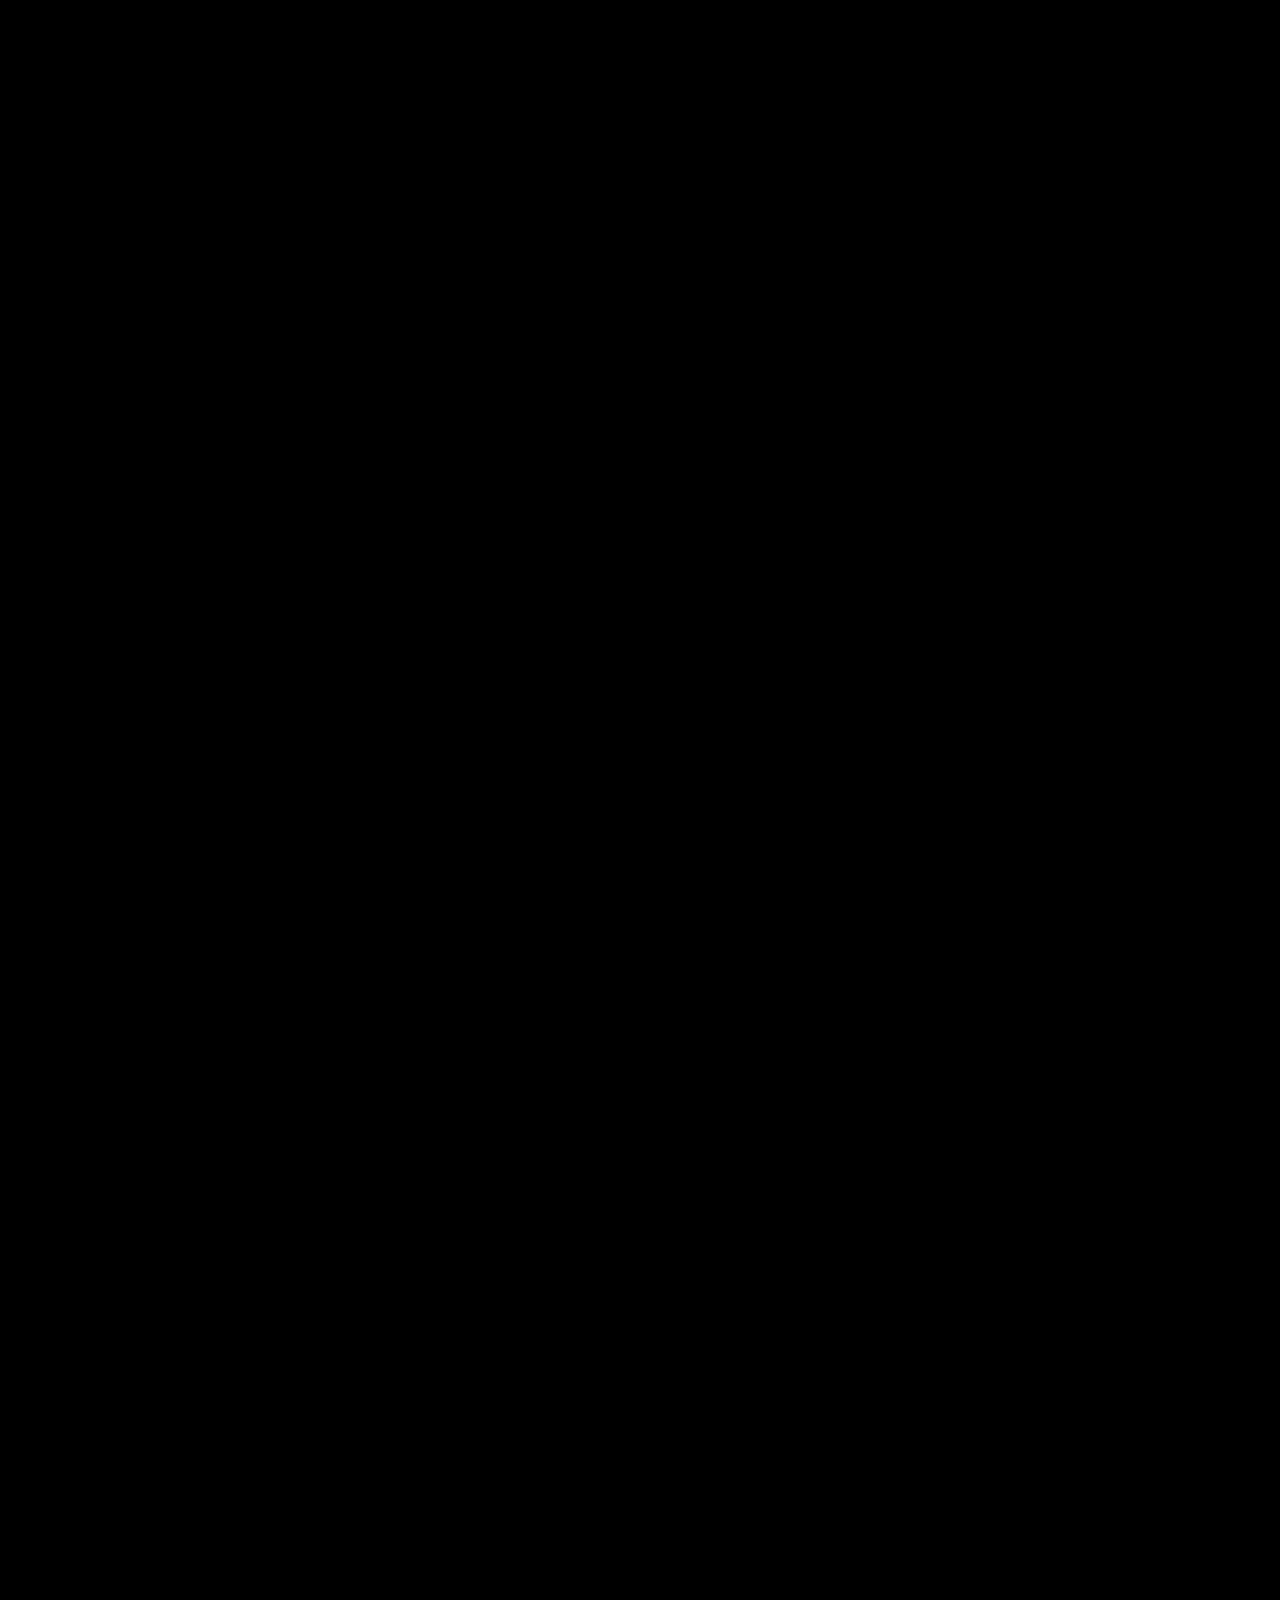
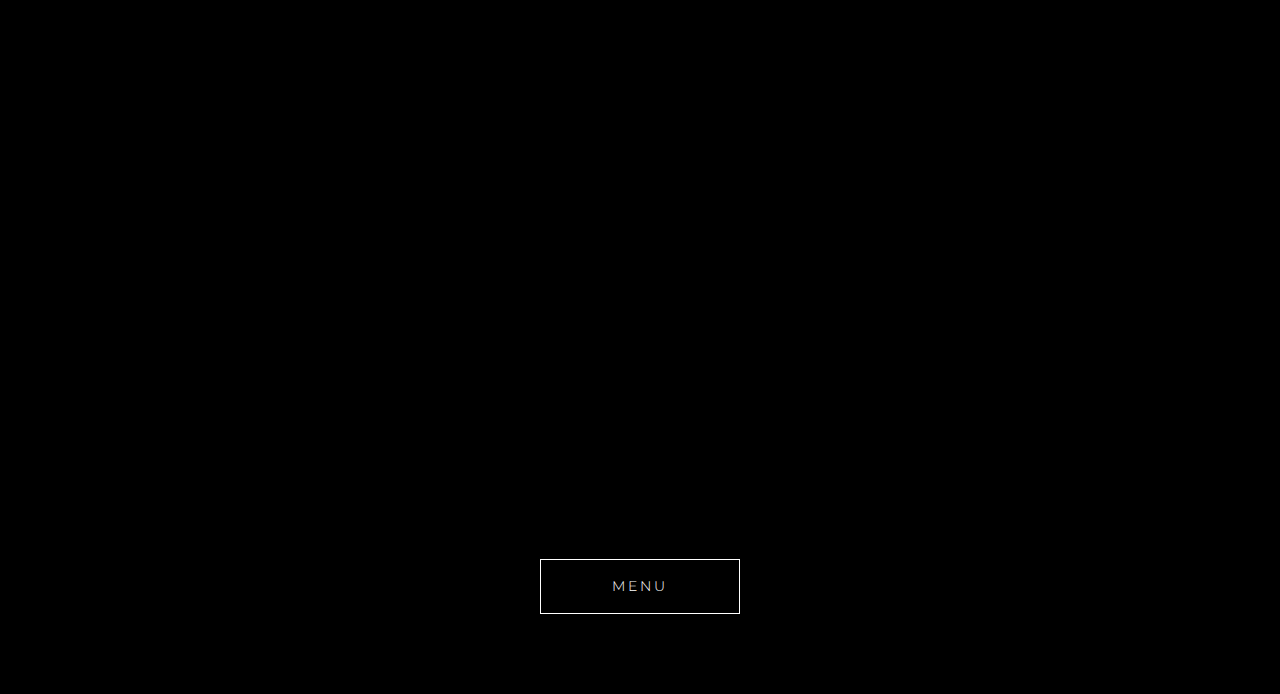
<file: Le commencement.html>
<!DOCTYPE html>
<html lang="fr">
<head>
    <meta charset="utf-8">
    <meta name="viewport" content="width=device-width, initial-scale=1.0">
    <title>Le Commencement - Formula One</title>
    <link rel="preconnect" href="https://fonts.googleapis.com">
    <link rel="preconnect" href="https://fonts.gstatic.com" crossorigin>
    <link href="https://fonts.googleapis.com/css2?family=Aldrich&family=Montserrat:wght@300;400;700&display=swap" rel="stylesheet">
    
    <style>
        /* Styles globaux */
        * {
            margin: 0;
            padding: 0;
            box-sizing: border-box;
        }

        body {
            background: #000;
            color: #b5b5b5;
            font-family: 'Montserrat', sans-serif;
            overflow-x: hidden; /* Garantit qu'aucune barre de défilement horizontale n'apparaît sur la page */
            line-height: 1.6;
            perspective: 1000px;
        }

        /* Container principal */
        .container {
            max-width: 1200px;
            margin: 0 auto;
            padding: 40px 20px;
        }

        /* Header avec titre animé */
        .header {
            /* Anciens styles */
            text-align: center; 
            padding: 60px 20px;
            margin-bottom: 60px;
            position: relative;
            
            /* 🔥 NOUVEAU CENTRAGE FLEXBOX pour le titre */
            display: flex;
            justify-content: center; /* Centre le contenu horizontalement */
            overflow: hidden; /* Coupe le titre s'il dépasse, mais le maintient centré */
        }

        .title {
            font-family: 'Aldrich', sans-serif; 
            
            /* ✅ RESPONSIVITÉ MAXIMALE : Réduction de la taille de police jusqu'à 1.5em */
            font-size: clamp(1.5em, 8vw, 5em); 
            font-weight: 400; 
            
            /* ✅ RESPONSIVITÉ MAXIMALE : Réduction de l'espacement jusqu'à 1px */
            letter-spacing: clamp(1px, 2vw, 15px); 
            
            text-transform: uppercase;
            position: relative;
            color: #ffffff; 
            
            /* ✅ Maintient le titre sur une seule ligne (nécessite le overflow: hidden sur .header) */
            white-space: nowrap; 
        }

        /* Animation de typing pour le titre */
        .title .letter { 
            display: inline-block; /* Utilisation de la structure en `span.letter` pour l'animation */
            opacity: 0;
            /* Le font-weight: 700; de l'ancienne version a été retiré, car Aldrich est déjà suffisamment gras. */
            animation: fadeInUp 0.8s cubic-bezier(0.68, -0.55, 0.265, 1.55) forwards;
        }
        
        /* Note : Votre structure HTML utilisait <span><strong>L</strong></span>, 
           tandis que votre CSS (dernière version) ciblait .title .letter. 
           J'ai réaligné le CSS ci-dessous pour fonctionner avec la structure HTML originale
           que vous avez fournie (avec <span><strong>), car elle utilise <strong>. */
        
        .title strong {
            display: inline-block;
            opacity: 0;
            font-weight: 700; 
            color: inherit; 
            animation: fadeInUp 0.8s cubic-bezier(0.68, -0.55, 0.265, 1.55) forwards;
        }

        /* Délai pour l'apparition des lettres - ciblons les spans parent */
        .title span:nth-child(1) strong { animation-delay: 0.1s; } 
        .title span:nth-child(2) strong { animation-delay: 0.2s; }
        .title span:nth-child(3) strong { animation-delay: 0.3s; }
        .title span:nth-child(4) strong { animation-delay: 0.4s; }
        .title span:nth-child(5) strong { animation-delay: 0.5s; }
        .title span:nth-child(6) strong { animation-delay: 0.6s; }
        .title span:nth-child(7) strong { animation-delay: 0.7s; }
        .title span:nth-child(8) strong { animation-delay: 0.8s; }
        .title span:nth-child(9) strong { animation-delay: 0.9s; }
        .title span:nth-child(10) strong { animation-delay: 1.0s; }
        .title span:nth-child(11) strong { animation-delay: 1.1s; }
        .title span:nth-child(12) strong { animation-delay: 1.2s; }
        .title span:nth-child(13) strong { animation-delay: 1.3s; }
        .title span:nth-child(14) strong { animation-delay: 1.4s; }


        @keyframes fadeInUp {
            0% {
                opacity: 0;
                transform: translateY(30px) scale(0.8); 
            }
            60% { 
                transform: translateY(-5px) scale(1.05); 
            }
            100% {
                opacity: 1;
                transform: translateY(0) scale(1);
            }
        }

        /* Ligne décorative sous le titre */
        .title::after {
            content: '';
            position: absolute;
            bottom: -20px;
            left: 50%;
            transform: translateX(-50%);
            width: 0;
            height: 1px;
            background: linear-gradient(90deg, transparent, #ffffff, transparent);
            animation: expandLine 1.5s ease forwards 1.5s;
        }

        @keyframes expandLine {
            to {
                width: 300px;
            }
        }

        /* Section image */
        .image-section {
            position: relative;
            margin: 80px 0;
            overflow: hidden; 
        }

        .image-wrapper {
            position: relative;
            width: 100%;
            max-width: 600px; 
            margin: 0 auto;
            opacity: 0; 
            
            animation: slideInFromRight 3s cubic-bezier(0.175, 0.885, 0.32, 1.275) forwards; 
            animation-delay: 0.8s; 
            transform-style: preserve-3d; 
        }

        @keyframes slideInFromRight {
            0% {
                transform: translateX(120vw) rotateY(-90deg) scale(0.8) translateZ(-200px); 
                opacity: 0;
            }
            60% {
                transform: translateX(-20px) rotateY(10deg) scale(1.05) translateZ(50px); 
                opacity: 1;
            }
            100% {
                transform: translateX(0) rotateY(0deg) scale(1) translateZ(0); 
                opacity: 1; 
            }
        }
        
        .image-wrapper img {
            width: 100%; 
            height: auto;
            display: block;
            border: 1px solid rgba(255, 255, 255, 0.1);
            transition: all 0.6s cubic-bezier(0.4, 0, 0.2, 1);
            filter: grayscale(30%);
            box-shadow: 0 5px 15px rgba(0, 0, 0, 0.3); 
        }

        .image-wrapper:hover img {
            transform: scale(1.02);
            border-color: rgba(225, 6, 0, 0.5);
            filter: grayscale(0%);
            box-shadow: 0 20px 60px rgba(225, 6, 0, 0.2);
        }

        .image-caption {
            text-align: center;
            margin-top: 15px;
            font-size: 0.9em;
            color: #666;
            font-weight: 300;
            letter-spacing: 1px;
        }

        /* Section contenu */
        .content-section {
            max-width: 800px;
            margin: 80px auto;
            padding: 0 20px;
        }

        .content-section p {
            font-size: 1.1em;
            font-weight: 300;
            line-height: 1.9;
            margin-bottom: 30px;
            color: #b5b5b5;
            text-align: justify;
            opacity: 0;
            transform: translateY(30px);
            animation: fadeInText 0.8s ease forwards 1s;
        }

        @keyframes fadeInText {
            to {
                opacity: 1;
                transform: translateY(0);
            }
        }

        /* Section champions */
        .champions-section {
            max-width: 900px;
            margin: 100px auto;
            padding: 60px 40px;
            background: linear-gradient(135deg, rgba(255, 216, 214, 0.05), rgba(0, 0, 0, 0.3));
            border: 1px solid rgba(255, 0, 0, 0.2);
            border-radius: 2px;
            position: relative;
            opacity: 0;
            transform: translateY(50px);
            animation: fadeInSection 1s ease forwards 1.5s;
        }

        @keyframes fadeInSection {
            to {
                opacity: 1;
                transform: translateY(0);
            }
        }

        .champions-section::before {
            content: '';
            position: absolute;
            top: 0;
            left: 0;
            width: 3px;
            height: 100%;
            background: linear-gradient(180deg, transparent, #3e3e3e, transparent);
        }

        .champions-section h2 {
            font-size: 2em;
            font-weight: 300;
            text-transform: uppercase;
            letter-spacing: 5px;
            margin-bottom: 40px;
            color: #fff;
            text-align: center;
        }

        .champions-list {
            list-style: none;
            padding: 0;
        }

        .champions-list li {
            padding: 20px 30px;
            margin-bottom: 15px;
            background: rgba(255, 255, 255, 0.02);
            border-left: 2px solid rgba(0, 0, 0, 0.3);
            font-weight: 300;
            font-size: 1.05em;
            letter-spacing: 1px;
            transition: all 0.4s ease;
            color: #c5c5c5; 
        }

        .champions-list li:hover {
            background: #5b0a0a; 
            border-left-color: #ff0000;
            transform: translateX(10px);
            color: #fff;
        }

        .champions-list li strong {
            color: #ffffff;
            font-weight: 400;
        }

        /* Bouton retour */
        .back-button {
            display: inline-block;
            margin: 80px auto 40px;
            padding: 15px 40px;
            color: #ffffff;
            text-decoration: none;
            text-transform: uppercase;
            letter-spacing: 3px;
            font-weight: 300;
            font-size: 0.9em;
            border: 1px solid #ffffff;
            position: relative;
            overflow: hidden;
            transition: all 0.4s ease;
            display: block;
            text-align: center;
            max-width: 200px;
            margin-left: auto;
            margin-right: auto;
        }

        .back-button::before {
            content: '';
            position: absolute;
            top: 0;
            left: -100%;
            width: 100%;
            height: 100%;
            background: #ffffff;
            transition: left 0.4s ease;
            z-index: -1;
        }

        .back-button:hover {
            color: #000000;
        }

        .back-button:hover::before {
            left: 0;
        }

        /* Responsive */
        @media (max-width: 768px) {
            .container {
                padding: 20px 15px;
            }

            .header {
                padding: 40px 15px;
                margin-bottom: 40px;
            }
            
            /* Les valeurs de letter-spacing sont maintenant gérées par clamp() */

            .title::after {
                animation: expandLine 1.5s ease forwards 1.5s;
            }

            @keyframes expandLine {
                to {
                    width: 150px;
                }
            }

            .content-section {
                margin: 50px auto;
                padding: 0 15px;
            }

            .content-section p {
                font-size: 1em;
                text-align: left;
            }

            .champions-section {
                padding: 40px 20px;
                margin: 60px 15px;
            }

            .champions-section h2 {
                font-size: 1.5em;
                letter-spacing: 3px;
            }

            .champions-list li {
                padding: 15px 20px;
                font-size: 0.95em;
            }

            .back-button {
                margin: 60px auto 30px;
                padding: 12px 30px;
                font-size: 0.85em;
            }
        }

        @media (max-width: 480px) {
            .champions-section h2 {
                font-size: 1.3em;
                letter-spacing: 2px;
            }

            .champions-list li {
                font-size: 0.9em;
                padding: 12px 15px;
            }
        }
    </style>
</head>
<body>
    <div class="container">
        <header class="header">
            <h1 class="title">
                <span><strong>L</strong></span><span><strong>E</strong></span><span> </span><span><strong>C</strong></span><span><strong>O</strong></span><span><strong>M</strong></span><span><strong>M</strong></span><span><strong>E</strong></strong></span><span><strong>N</strong></span><span><strong>C</strong></span><span><strong>E</strong></span><span><strong>M</strong></span><span><strong>E</strong></strong></span><span><strong>N</strong></span><span><strong>T</strong></strong></span>
            </h1>
        </header>

        <section class="image-section">
            <div class="image-wrapper">
                <img src="img/gettyimages-1181830900-612x612.jpg" alt="L'Alfa 158, la formule 1 des années 30 à 50"/>
                <p class="image-caption">L'Alfa Romeo 158 - Dominatrice de la première saison</p>
            </div>
        </section>

        <section class="content-section">
            <p>
                Le tout premier Championnat du monde de Formule 1 s'est déroulé en 1950, du 13 mai au 3 septembre. Après des années de silence dues à la Seconde Guerre mondiale, le sport automobile renaissait de ses cendres. Les défis de l'après-guerre, marqués par des difficultés économiques et des infrastructures endommagées, ont rendu l'organisation d'un championnat international particulièrement ardue. Le coup d'envoi a été donné à Silverstone, au Royaume-Uni. À cette époque, la grille de départ était loin d'être stable : le nombre d'écuries variait à chaque Grand Prix, mêlant les grands constructeurs comme Alfa Romeo et Ferrari à une multitude de petits indépendants et de pilotes privés. C'est d'ailleurs entre ces pilotes que se jouait le titre mondial, puisque le championnat des constructeurs n'existait pas encore. Les monoplaces, quant-à-elles, pouvaient être de composition différentes, le règlement de l'époque n'interdisant aucune spécifications de moteurs.
            </p>
        </section>

        <section class="champions-section">
            <h2>Les Premiers Champions</h2>
            <ul class="champions-list">
                <li><strong>Grand Prix de Grande-Bretagne</strong> : Giuseppe Farina (Alfa Romeo)</li>
                <li><strong>Grand Prix de Monaco</strong> : Juan Manuel Fangio (Alfa Romeo)</li>
                <li><strong>Grand Prix de Suisse</strong> : Giuseppe Farina (Alfa Romeo)</li>
                <li><strong>Grand Prix de Belgique</strong> : Juan Manuel Fangio (Alfa Romeo)</li>
                <li><strong>Grand Prix de France</strong> : Juan Manuel Fangio (Alfa Romeo)</li>
                <li><strong>Grand Prix d'Italie</strong> : Giuseppe Farina (Alfa Romeo)</li>
            </ul>
        </section>

        <a href="index.html" class="back-button">Menu</a>
    </div>
</body>
</html>
</file>
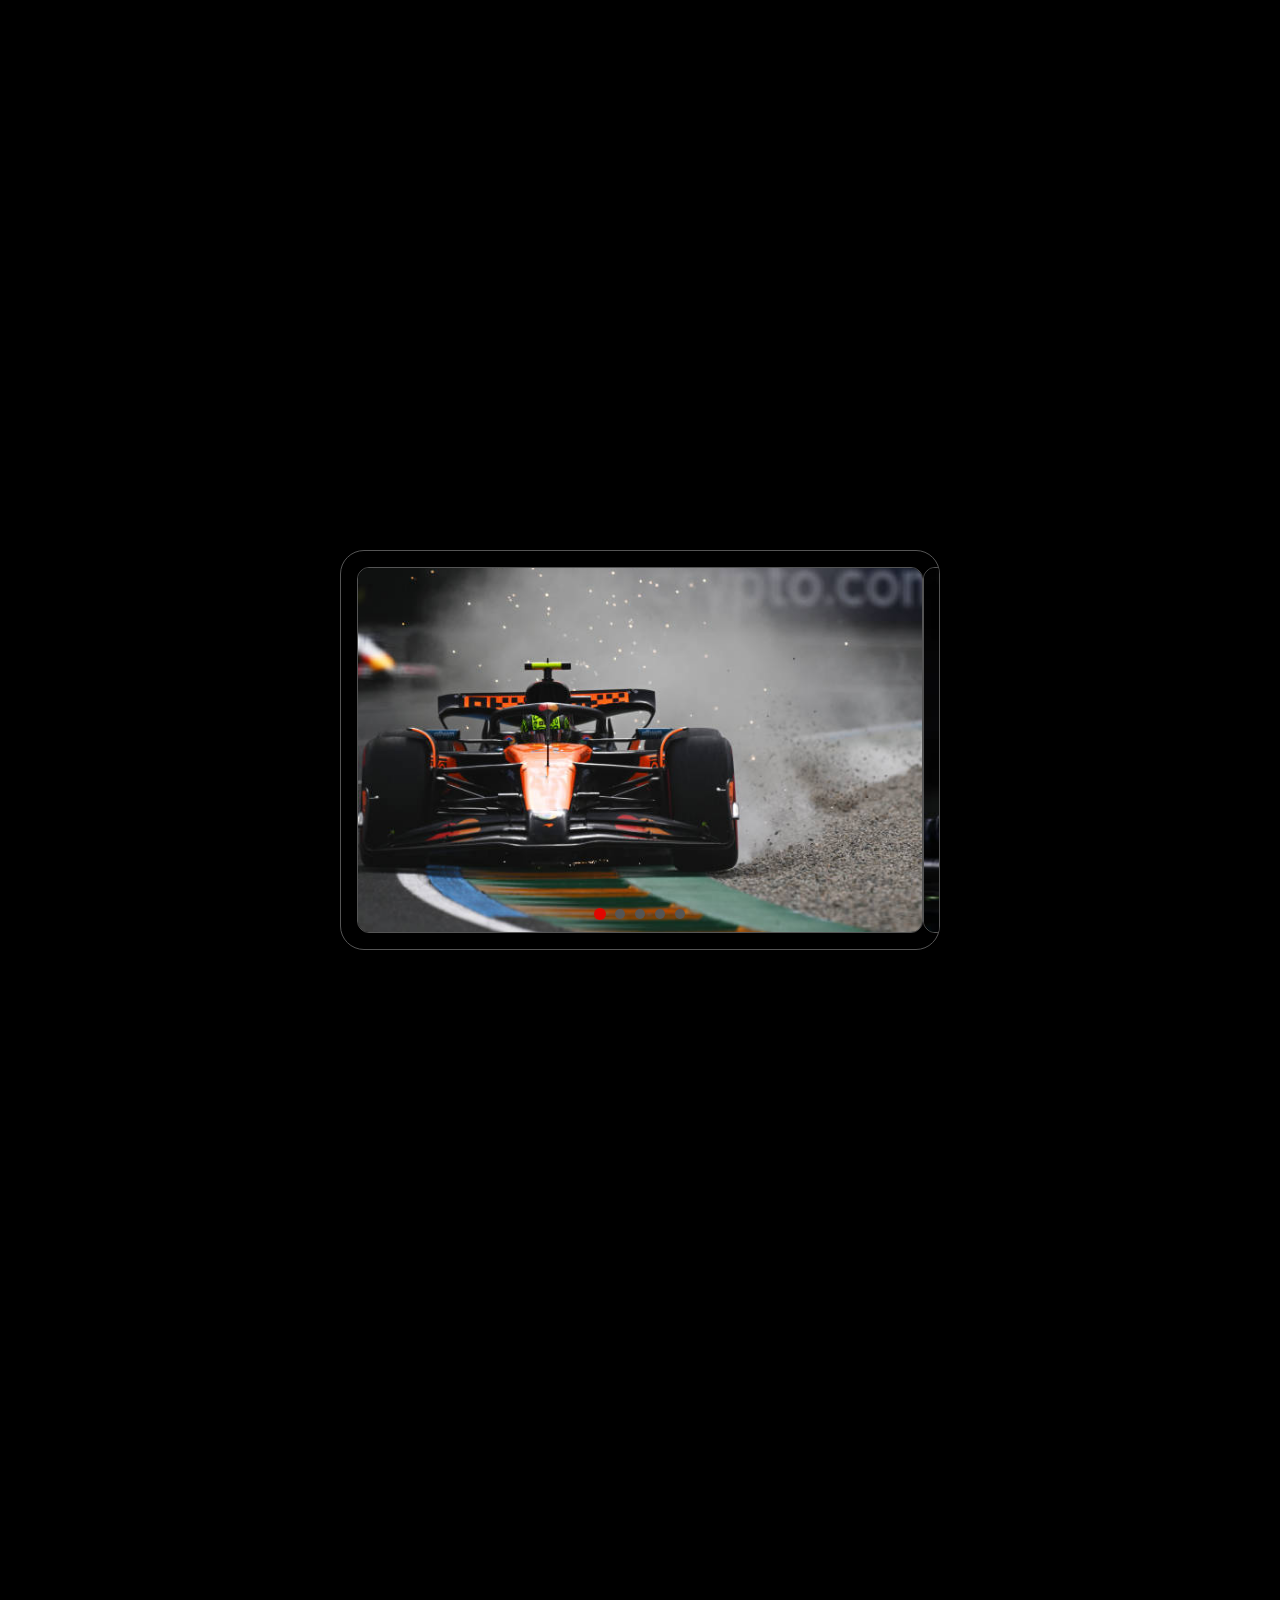
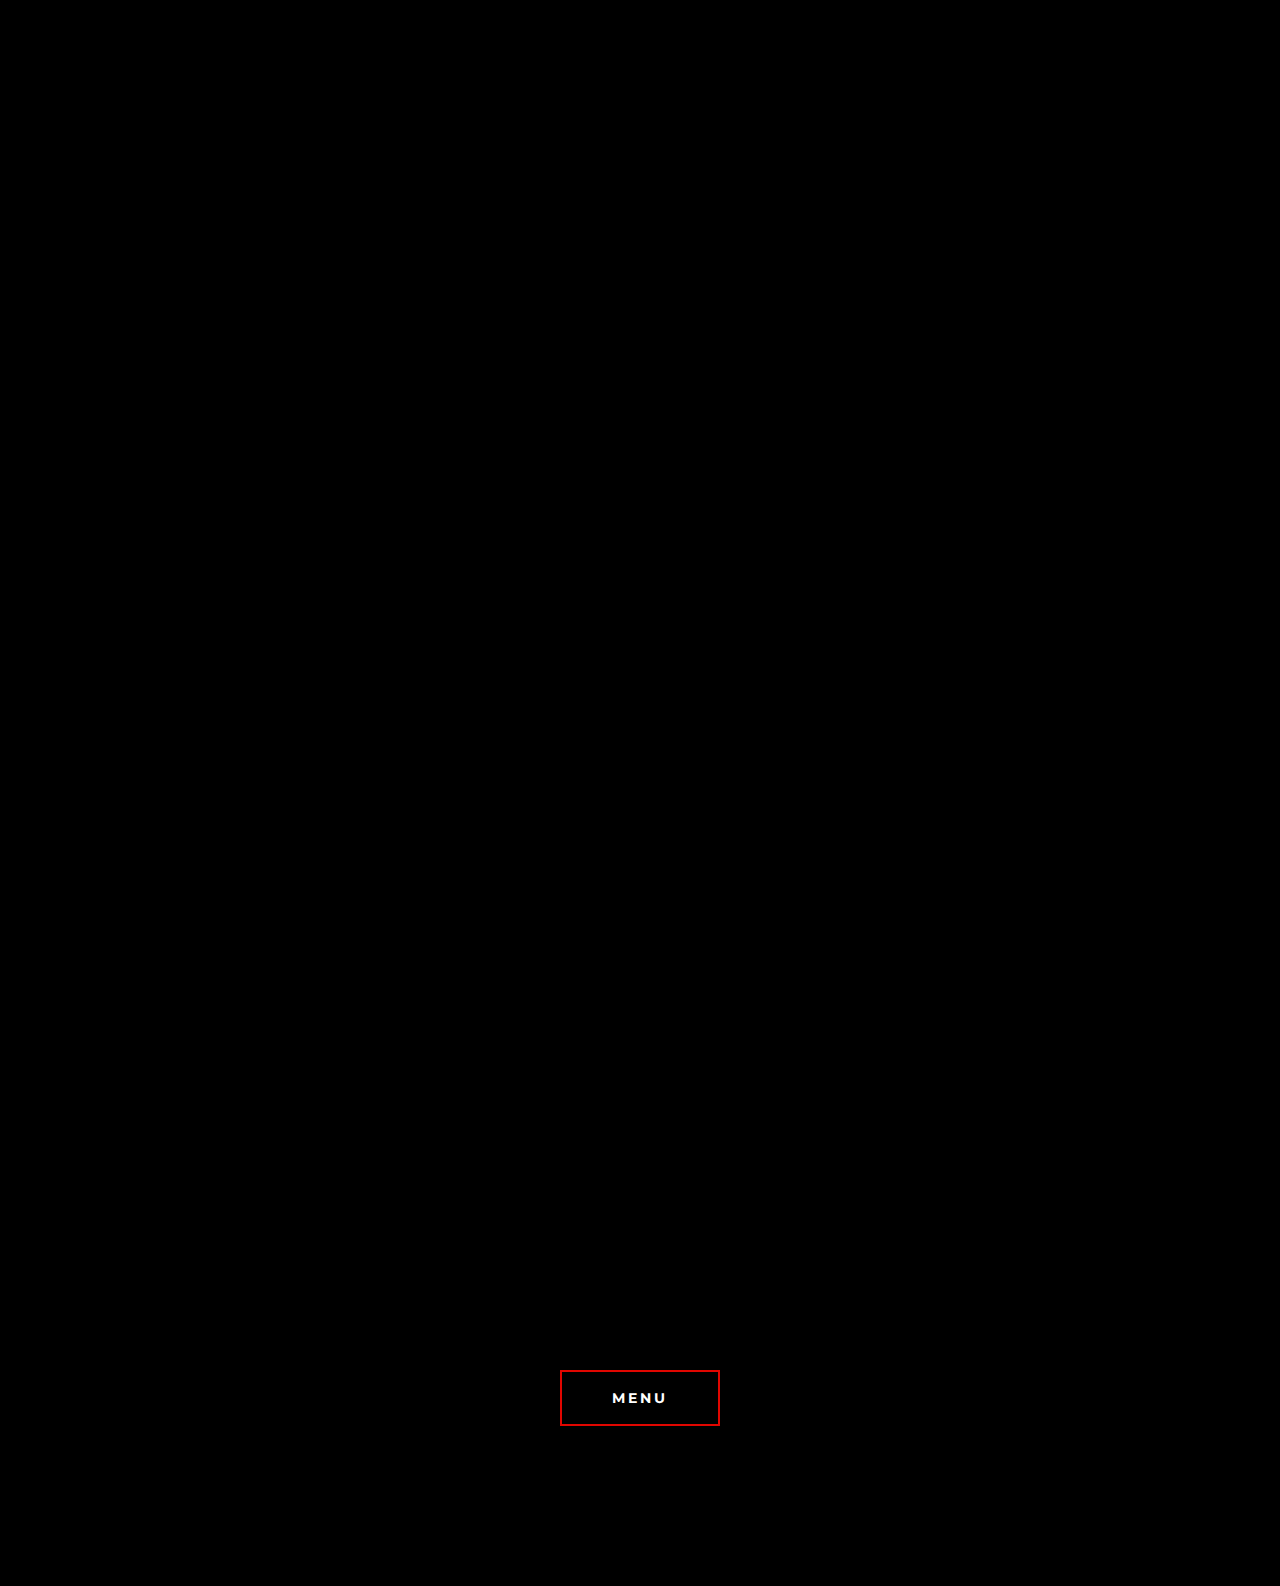
<file: Les bases.html>
<!DOCTYPE html>
<html lang="fr">
<head>
    <meta charset="utf-8">
    <meta name="viewport" content="width=device-width, initial-scale=1.0">
    <title>Welcome To Formula one</title>
    <link rel="preconnect" href="https://fonts.googleapis.com">
    <link rel="preconnect" href="https://fonts.gstatic.com" crossorigin>
    <link href="https://fonts.googleapis.com/css2?family=Montserrat:wght@100;300;400;700;900&display=swap" rel="stylesheet">
    <style>
        * {
            margin: 0;
            padding: 0;
            box-sizing: border-box;
        }

        body {
            background: #000000; 
            font-family: 'Montserrat', sans-serif;
            color: #ccc;
            overflow-x: hidden;
            line-height: 1.6;
        }

        /* --- HERO SECTION (TITRE) --- */
        .hero-section {
            height: 50vh;
            display: flex;
            align-items: center;
            justify-content: center;
            position: relative;
            overflow: hidden;
            background: #000000;
        }

        .hero-title {
            font-size: clamp(32px, 10vw, 200px);
            font-weight: 900;
            letter-spacing: -0.02em;
            text-transform: uppercase;
            position: relative;
            cursor: default;
            user-select: none;
            white-space: nowrap;
            width: 100%;
            text-align: center;
            line-height: 1;
            perspective: 500px;
        }
        
        .hero-title span {
            display: inline-block;
            color: #fff;
            opacity: 0; 
            filter: blur(10px);
            transform: translateY(-50px);
            animation: blurIn 0.8s cubic-bezier(0.4, 0, 0.2, 1) forwards; 
        }
        
        @keyframes blurIn {
            0% {
                filter: blur(10px);
                opacity: 0;
                transform: translateY(-50px);
            }
            60% { 
                filter: blur(5px);
                opacity: 0.5;
                transform: translateY(5px);
            }
            100% { 
                filter: blur(0px);
                opacity: 1;
                transform: translateY(0);
            }
        }


        /* --- SECTION DE CONTENU --- */
        .content-section {
            min-height: 100vh;
            padding: 100px 50px;
            position: relative;
        }

        .content-wrapper {
            max-width: 1200px;
            margin: 0 auto;
        }
        

        /* Texte et contenu */
        p.parallax-text { 
            font-size: 16px;
            line-height: 2;
            color: #ccc;
            margin-bottom: 40px;
            font-weight: 300;
            opacity: 0;
            transform: translateY(20px);
            transition: opacity 1s ease, transform 1s ease;
        }

        strong {
            color: #e10600;
            font-weight: 700;
            font-size: 18px;
            display: inline-block;
            margin-top: 20px;
        }

        ul {
            list-style: none;
            margin: 20px 0 20px 40px;
            opacity: 0;
            transform: translateX(-20px);
            transition: opacity 1s ease, transform 1s ease;
        }
        
        .parallax-text.visible {
            opacity: 1;
            transform: translateY(0);
        }
        
        .parallax-text.visible + ul {
            opacity: 1;
            transform: translateX(0);
        }

        li {
            font-size: 16px;
            color: #999;
            margin-bottom: 10px;
            padding-left: 20px;
            position: relative;
            font-weight: 300;
        }

        li::before {
            content: '—';
            position: absolute;
            left: 0;
            color: #e10600;
        }

        /* Bouton Menu (CORRIGÉ POUR LE CENTRAGE) */
        a {
            display: block; /* Changé de inline-block à block pour le centrage */
            width: fit-content; /* Prend seulement la largeur du contenu */
            margin: 60px auto; /* Centre le bouton horizontalement */
            
            padding: 15px 50px;
            background: transparent;
            color: #fff;
            text-decoration: none;
            font-weight: 700;
            text-transform: uppercase;
            letter-spacing: 3px;
            border: 2px solid #e10600;
            transition: all 0.3s ease;
            font-size: 14px;
            position: relative;
            overflow: hidden;
            z-index: 1;
        }

        a::before {
            content: '';
            position: absolute;
            top: 0;
            left: -100%;
            width: 100%;
            height: 100%;
            background: #e10600;
            transition: left 0.5s ease;
            z-index: -1;
        }

        a:hover::before {
            left: 0;
        }

        a:hover {
            color: #fff;
            transform: translateY(-3px);
            box-shadow: 0 10px 30px rgba(225, 6, 0, 0.5);
        }

        
        /* --- STYLES CAROUSEL (Inchangés) --- */
        
        .carousel-container {
            position: relative;
            overflow: hidden;
            border: 1px solid #555;
            border-radius: 24px;
            padding: 16px;
            --outer-r: 24px;
            --p-distance: 12px;
            max-width: 600px;
            height: 400px;
            margin: 0 auto 60px;
        }

        .carousel-track {
            display: flex;
            height: 100%; 
            transition: transform 0.6s ease-in-out;
        }

        .carousel-item {
            position: relative;
            display: flex;
            flex-shrink: 0;
            flex-direction: column;
            align-items: flex-start;
            justify-content: space-between;
            border: 1px solid #555;
            border-radius: calc(var(--outer-r) - var(--p-distance));
            background-color: #0d0716;
            overflow: hidden;
            width: 100%;
            height: 100%;
        }
        
        .carousel-item img {
            width: 100%;
            height: 100%;
            object-fit: cover;
        }

        .carousel-indicators-container {
            display: flex;
            width: 100%;
            justify-content: center;
            position: absolute;
            bottom: 30px; 
            left: 0;
            z-index: 2;
        }

        .carousel-indicators {
            margin-top: 16px;
            display: flex;
            gap: 10px; 
            justify-content: space-between;
            padding: 0 32px;
        }

        .carousel-indicator {
            height: 10px; 
            width: 10px; 
            border-radius: 50%;
            cursor: pointer;
            transition: background-color 150ms;
        }

        .carousel-indicator.active {
            background-color: #e10600; 
            transform: scale(1.2);
        }

        .carousel-indicator.inactive {
            background-color: #555;
        }


        /* --- STYLES RESTANTS --- */
        .separator {
            width: 0;
            height: 1px;
            background: linear-gradient(90deg, transparent, #e10600, transparent);
            margin: 80px auto;
            animation: expandLine 2s ease forwards;
            animation-delay: 1.5s;
        }

        @keyframes expandLine {
            to {
                width: 80%;
            }
        }

        .scroll-indicator {
            position: fixed;
            top: 50%;
            right: 30px;
            transform: translateY(-50%);
            writing-mode: vertical-rl;
            font-size: 12px;
            letter-spacing: 3px;
            color: #666;
            font-weight: 300;
            opacity: 0;
            animation: fadeIn 1s ease forwards;
            animation-delay: 2s;
            transition: opacity 0.5s ease;
        }

        @keyframes fadeIn {
            to {
                opacity: 1;
            }
        }


        /* Responsive overrides */
        @media (max-width: 768px) {
            .carousel-container {
                height: 300px;
                max-width: 90%;
            }
        }
    </style>
</head>
<body>
    
    <div class="hero-section">
        <h2 class="hero-title">
            <span>F</span><span>U</span><span>N</span><span>D</span><span>A</span><span>M</span><span>E</span><span>N</span><span>T</span><span>A</span><span>L</span><span>S</span>
        </h2>
    </div>


    <div class="content-section">
        <div class="content-wrapper">
            
            <div class="carousel-container" id="myCarousel">
                
                <div class="carousel-track">
                    <div class="carousel-item">
                        <img src="img/carrousel1.jpg" alt="Mclaren en limite de piste">
                    </div>
                    <div class="carousel-item">
                        <img src="img/carrousel2.jpg" alt="Lewis Hamilton portant le drapeau des fierté sur son casque">
                    </div>
                    <div class="carousel-item">
                        <img src="img/carrousel3.jpg" alt="Max Verstappen victorieux">
                    </div>
                    <div class="carousel-item">
                        <img src="img/hamilton-ferrari-753x494.jpg" alt="Lewis Hamilton en rouge Ferrari"> 
                    </div>
                    <div class="carousel-item">
                        <img src="img/carrousel5.jpg" alt="Monoplace de Carlos Sainz immobilisé après un accident">
                    </div>
                </div>
                
                <div class="carousel-indicators-container">
                    <div class="carousel-indicators" id="carouselIndicators">
                        </div>
                </div>

            </div>
            
            <div class="separator"></div>

            <p class="parallax-text">
                La Formule 1 est une discipline qui combine haute technologie, pilotage d'élite et stratégie d'équipe. Elle repose sur des piliers fondamentaux.<br><br>

                <strong>L'unité de puissance</strong><br>
                est le cœur hybride de la Formule 1. Le moteur est un système hybride complexe, désigné sous le terme d'Unité de Puissance (Power Unit), basé sur un V6 turbocompressé de 1,6 litre. <br>Les composants clés incluent :
            </p>

            <ul>
                <li>Le Moteur à Combustion Interne (ICE)</li>
                <li>Le MGU-K (récupération d'énergie cinétique au freinage)</li>
                <li>Le MGU-H (récupération d'énergie thermique des gaz d'échappement via le turbocompresseur)</li>
            </ul>

            <p class="parallax-text">
                Ces systèmes électriques stockent l'énergie dans l'Unité de Stockage d'Énergie (ES). L'optimisation est un exercice de gestion de l'énergie et de la fiabilité, avec des quotas limités de composants autorisés par saison.<br><br>

                <strong>L'aérodynamique</strong><br>
                est essentielle pour l'avantage compétitif. L'objectif est de générer un maximum d'appui (downforce) pour maximiser l'adhérence en virage, tout en minimisant la traînée (drag) pour optimiser la vitesse en ligne droite. <br><br>L'appui est la force verticale qui plaque la voiture au sol, générée principalement par les ailerons et le diffuseur/plancher (effet de sol). Le DRS (Drag Reduction System) est un dispositif d'aileron arrière mobile qui réduit temporairement la traînée pour faciliter le dépassement sous conditions spécifiques.
                <br><br><strong>Les monoplaces</strong><br>
                sont construites autour d'une monocoque en fibre de carbone pour optimiser la rigidité, la résistance et le poids minimal réglementaire.<br><br>

                <strong>La stratégie de course</strong><br>
                inclut la gestion des pneus et les arrêts aux stands. Le fournisseur unique, Pirelli, fournit des pneumatiques divisés en deux catégories : sec et humide. 
                <br><br>Pour la piste sèche, trois mélanges sont sélectionnés :
            </p>

            <ul>
                <li>Soft (Rouge, adhérence maximale, usure rapide)</li>
                <li>Medium (Jaune, équilibre)</li>
                <li>Hard (Blanc, longévité maximale)</li>
            </ul>

            <p class="parallax-text">
                La stratégie de pneu détermine le moment optimal pour effectuer l'arrêt obligatoire pour changer de mélange de gomme. 
                <br><br><strong>L'arrêt au stand (Pit Stop)</strong><br>
                est une exécution rapide (souvent autour de deux à trois secondes) du changement des quatre roues, critique pour conserver ou gagner une position.
                <br><br>La F1 <strong>récompense</strong> deux entités par un titre mondial. Le Championnat du Monde des Pilotes (WDC) est le titre individuel. Le Championnat du Monde des Constructeurs (WCC) est le titre d'équipe déterminé par l'addition des points des deux pilotes.
                <br><br><strong>Le format</strong><br>
                du week-end inclut les Qualifications (Q1, Q2, Q3) le samedi pour déterminer la grille de départ, processus éliminatoire culminant avec l'attribution de la Pole Position. L'attribution des points se fait aux dix premiers classés (25 pour le 1er, 18 pour le 2e, 15 pour le 3e, etc., jusqu'à 1 pour le 10e), avec un point bonus pour le meilleur tour en course si le pilote termine dans le Top 10.
            </p>

            <div class="separator"></div>

            <a href="index.html">Menu</a>
        </div>
    </div>

    <script>
        // --- Logique pour l'animation décalée du titre ---
        (function() {
            const titleSpans = document.querySelectorAll('.hero-title span');
            const staggerDelay = 100; 

            titleSpans.forEach((span, index) => {
                span.style.animationDelay = `${index * staggerDelay}ms`;
            });
        })();


        // --- SCRIPT POUR LE CAROUSEL (Type "Slider") ---
        const track = document.querySelector('.carousel-track');
        const items = Array.from(track.children);
        const indicatorsContainer = document.getElementById('carouselIndicators');
        const intervalTime = 3000; 
        let currentIndex = 0;
        let totalItems = items.length;
        let autoplayInterval;

        // 1. Générer les indicateurs (points)
        items.forEach((item, index) => {
            const indicator = document.createElement('div');
            indicator.classList.add('carousel-indicator');
            if (index === 0) {
                indicator.classList.add('active');
            } else {
                indicator.classList.add('inactive');
            }
            
            indicator.addEventListener('click', () => {
                goToSlide(index);
                resetAutoplay(); 
            });
            indicatorsContainer.appendChild(indicator);
        });

        const indicators = Array.from(indicatorsContainer.children);

        // 2. Fonction pour aller à une slide spécifique
        function goToSlide(index) {
            if (index < 0) index = totalItems - 1;
            if (index >= totalItems) index = 0;
            
            track.style.transform = `translateX(-${index * 100}%)`;
            
            indicators.forEach((indicator, i) => {
                indicator.classList.toggle('active', i === index);
                indicator.classList.toggle('inactive', i !== index);
            });
            
            currentIndex = index;
        }

        // 3. Fonction pour l'autoplay
        function nextSlide() {
            goToSlide(currentIndex + 1);
        }

        // 4. Démarrer et réinitialiser l'autoplay
        function startAutoplay() {
            autoplayInterval = setInterval(nextSlide, intervalTime);
        }

        function resetAutoplay() {
            clearInterval(autoplayInterval);
            startAutoplay();
        }

        startAutoplay();


        // Script pour l'animation du texte "parallax"
        const parallaxElements = document.querySelectorAll('.parallax-text');
        const observerOptions = {
            threshold: 0.1,
            rootMargin: '0px 0px -100px 0px'
        };
        const observer = new IntersectionObserver((entries) => {
            entries.forEach(entry => {
                if (entry.isIntersecting) {
                    entry.target.classList.add('visible');
                }
            });
        }, observerOptions);

        parallaxElements.forEach(element => {
            observer.observe(element);
        });

    </script>
</body>
</html>
</file>
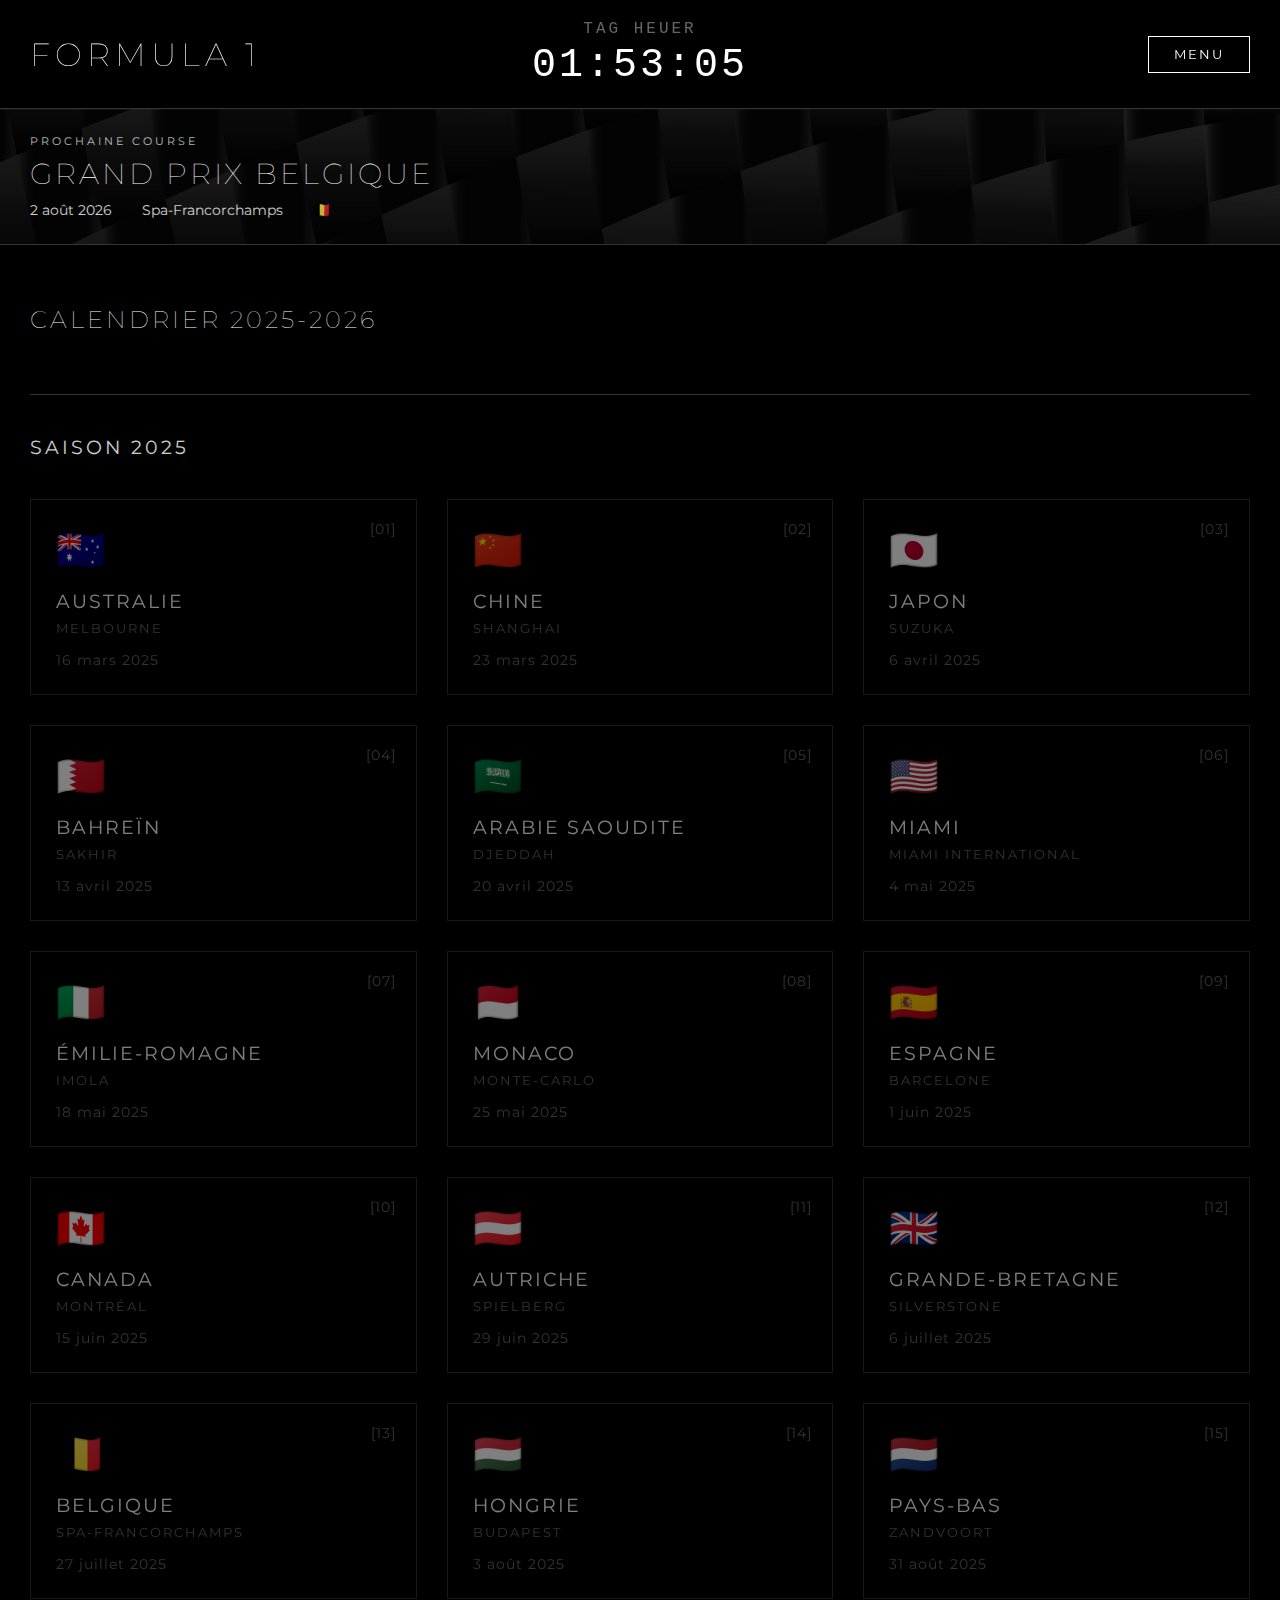
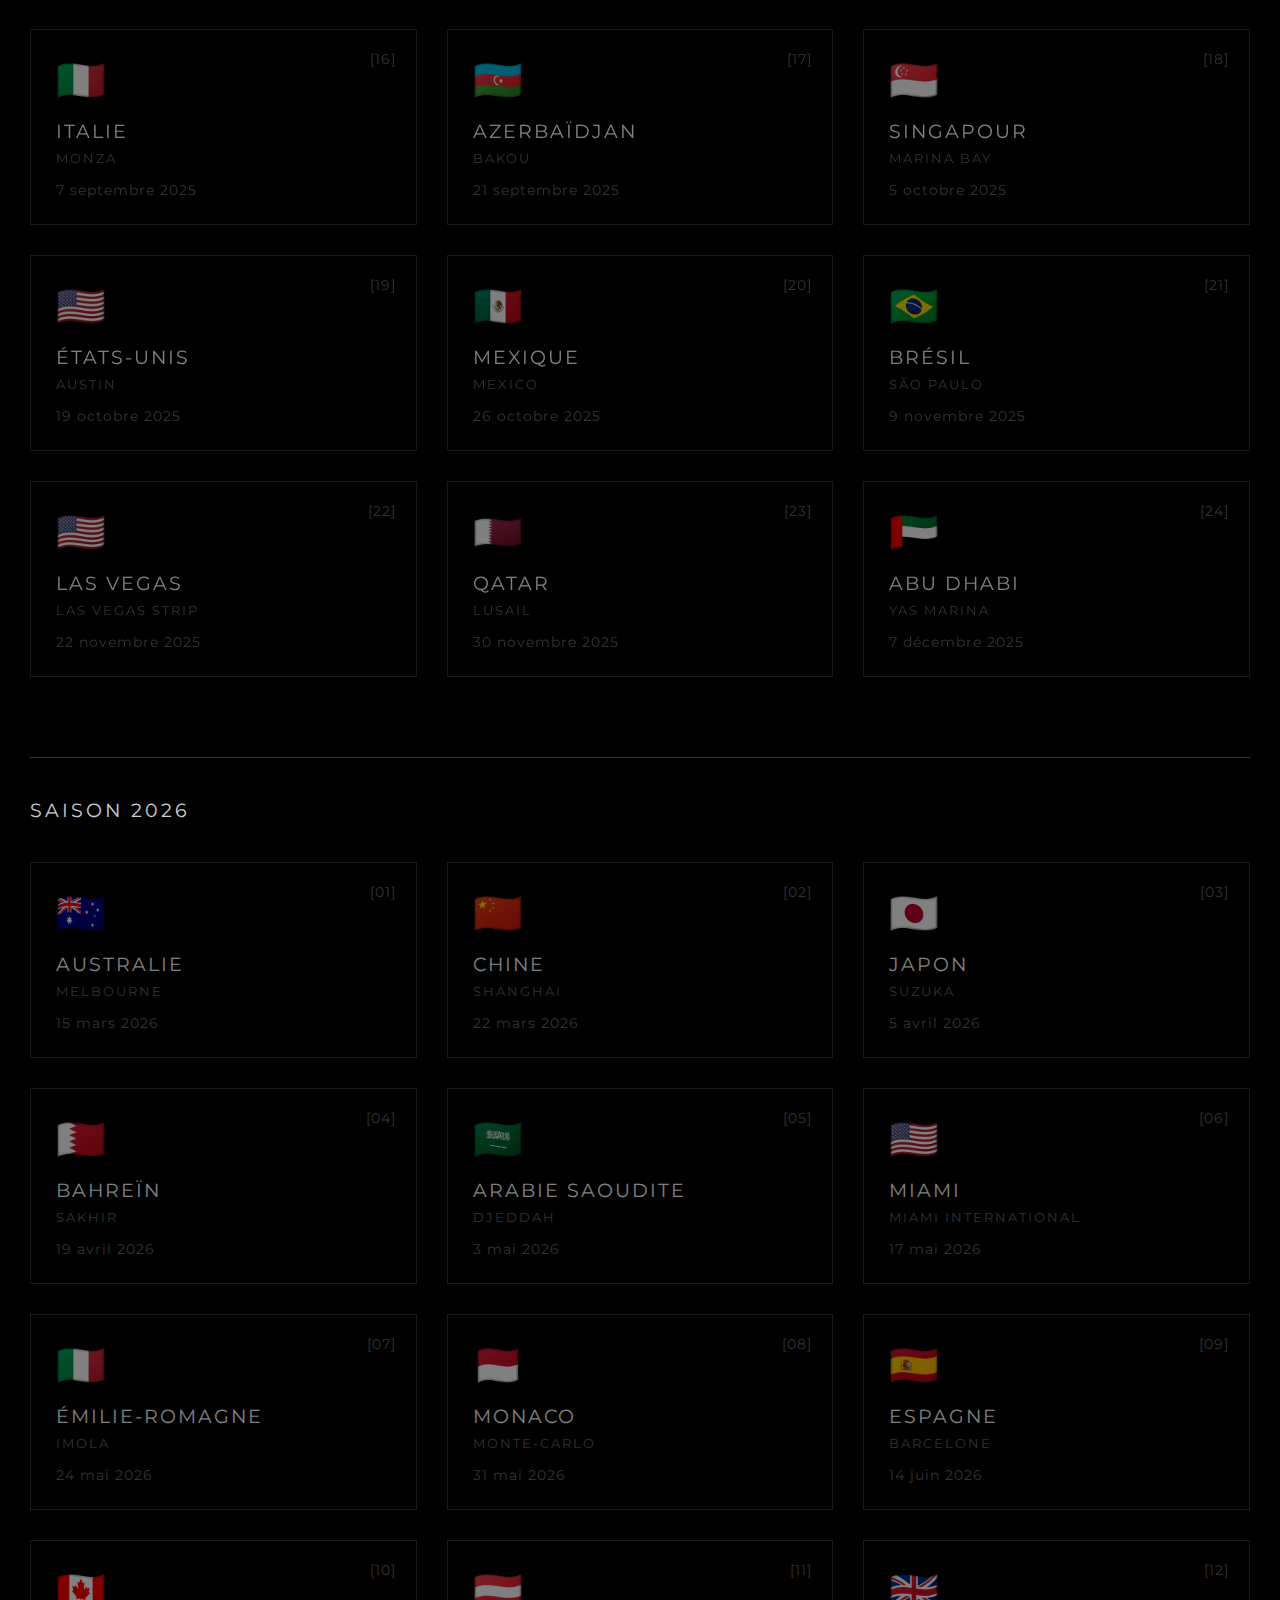
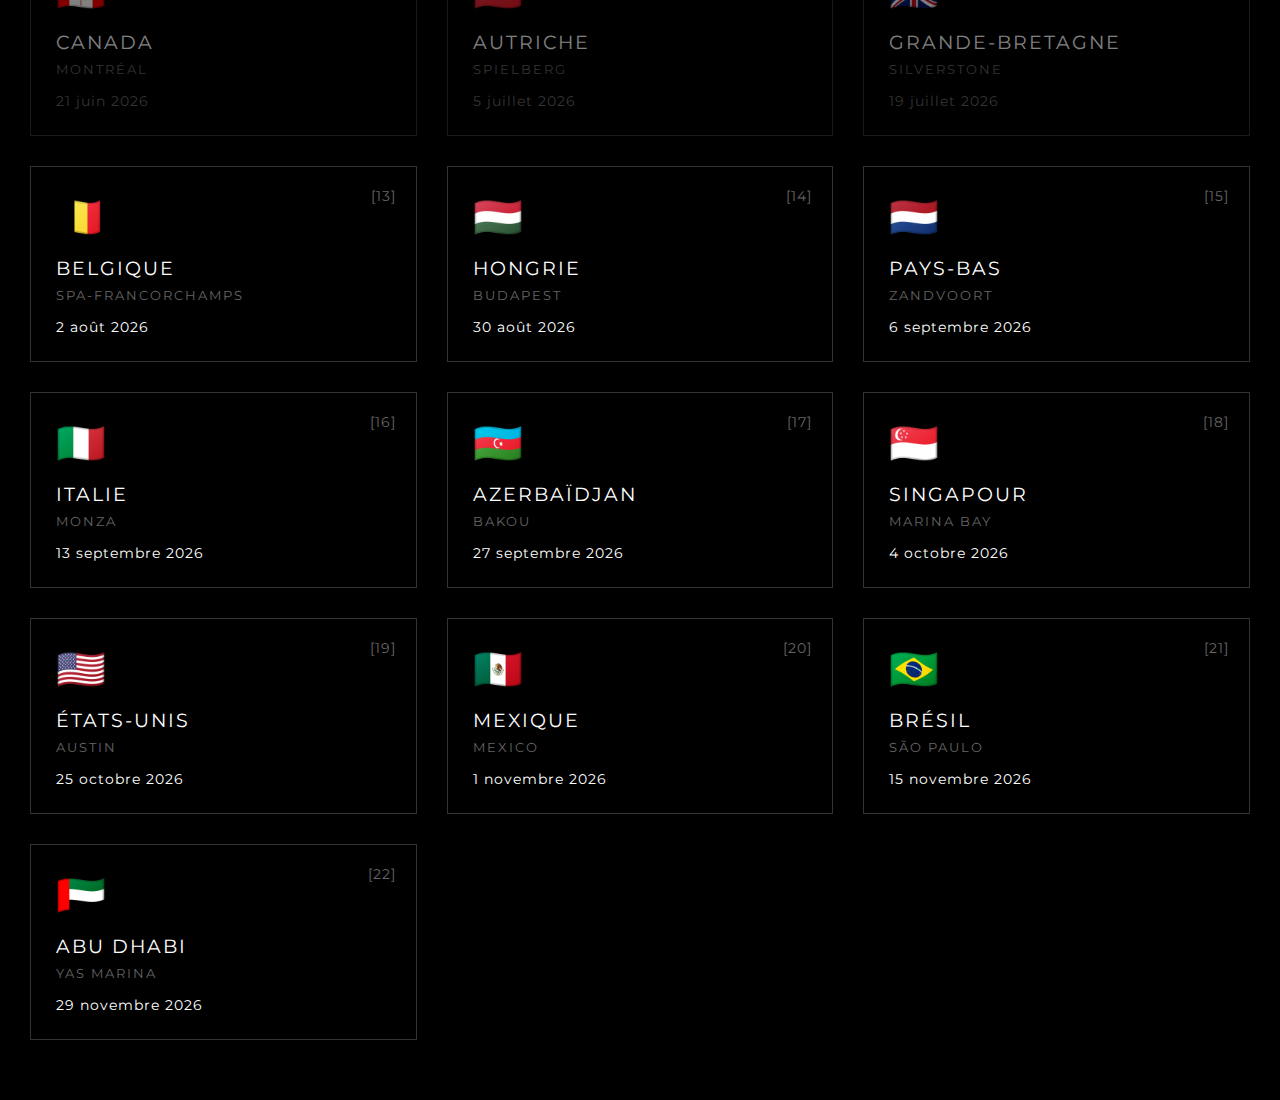
<file: Les dates.html>
<!DOCTYPE html>
<html lang="fr">
<head>
    <meta charset="UTF-8" />
    <meta name="viewport" content="width=device-width, initial-scale=1.0">
    <title>FIA Formula 1 World Championship 2025-2026</title>
    <link rel="preconnect" href="https://fonts.googleapis.com">
    <link rel="preconnect" href="https://fonts.gstatic.com" crossorigin>
    <link href="https://fonts.googleapis.com/css2?family=Montserrat:wght@100;400;700;900&display=swap" rel="stylesheet">
    
    <style>
        * {
            margin: 0;
            padding: 0;
            box-sizing: border-box;
        }

        body {
            font-family: 'Montserrat', sans-serif;
            background: #000;
            color: #fff;
            overflow-x: hidden;
        }

        /* Header principal */
        .main-header {
            background: rgba(0, 0, 0, 0.95);
            padding: 20px 0;
            border-bottom: 1px solid #333;
            position: sticky;
            top: 0;
            z-index: 100;
        }

        .header-content {
            max-width: 1400px;
            margin: 0 auto;
            padding: 0 30px;
            display: grid;
            grid-template-columns: 1fr auto 1fr;
            align-items: center;
            gap: 20px;
        }

        .f1-logo {
            font-size: 2em;
            font-weight: 100;
            color: #fff;
            letter-spacing: 5px;
            text-transform: uppercase;
        }

        .tag-heuer-clock {
            font-family: 'Courier New', monospace;
            font-size: 2.5em;
            font-weight: 400;
            color: #fff;
            letter-spacing: 3px;
            display: flex;
            flex-direction: column;
            align-items: center;
        }

        .tag-heuer-label {
            font-size: 0.4em;
            color: #666;
            letter-spacing: 3px;
            margin-bottom: 5px;
            text-transform: uppercase;
        }

        .back-btn {
            background: transparent;
            color: white;
            padding: 10px 25px;
            text-decoration: none;
            font-weight: 400;
            text-transform: uppercase;
            letter-spacing: 2px;
            border: 1px solid #fff;
            transition: all 0.3s;
            font-size: 0.8em;
            justify-self: end;
        }

        .back-btn:hover {
            background: #fff;
            color: #000;
        }

        /* Bandeau prochaine course */
        .next-race-banner {
            background: url(img/SL-092619-23740-39.jpg);
            padding: 25px 30px;
            position: relative;
            overflow: hidden;
            border-bottom: 1px solid #333;
        }

        .next-race-banner::before {
            content: '';
            position: absolute;
            top: 0;
            left: 0;
            right: 0;
            bottom: 0;
            background: rgba(0, 0, 0, 0.7);
            z-index: 0;
        }

        .next-race-content {
            max-width: 1400px;
            margin: 0 auto;
            position: relative;
            z-index: 1;
        }

        .next-race-label {
            font-size: 0.7em;
            text-transform: uppercase;
            letter-spacing: 3px;
            margin-bottom: 8px;
            opacity: 0.7;
            font-weight: 400;
        }

        .next-race-title {
            font-size: 1.8em;
            font-weight: 100;
            margin-bottom: 10px;
            text-transform: uppercase;
            letter-spacing: 3px;
        }

        .next-race-info {
            display: flex;
            gap: 30px;
            flex-wrap: wrap;
            font-size: 0.9em;
            font-weight: 400;
        }

        .next-race-info span {
            display: flex;
            align-items: center;
            gap: 8px;
            opacity: 0.8;
        }

        /* Container principal */
        .main-container {
            max-width: 1400px;
            margin: 0 auto;
            padding: 60px 30px;
        }

        .page-title {
            font-size: 1.5em;
            text-transform: uppercase;
            letter-spacing: 3px;
            margin-bottom: 60px;
            color: #fff;
            font-weight: 100;
        }

        .seasons-container {
            display: grid;
            gap: 80px;
        }

        .season-section {
            border-top: 1px solid #333;
            padding-top: 40px;
        }

        .season-header {
            font-size: 1.2em;
            font-weight: 400;
            text-transform: uppercase;
            letter-spacing: 3px;
            margin-bottom: 40px;
            opacity: 0.8;
        }

        .races-grid {
            display: grid;
            grid-template-columns: repeat(auto-fill, minmax(300px, 1fr));
            gap: 30px;
        }

        .race-card {
            background: transparent;
            border: 1px solid #333;
            padding: 25px;
            transition: all 0.3s ease;
            cursor: pointer;
            position: relative;
            overflow: hidden;
        }

        .race-card:hover {
            border-color: #fff;
            transform: translateY(-3px);
        }

        .race-card.passed {
            opacity: 0.5;
        }

        .race-card.passed:hover {
            opacity: 1;
        }

        .race-round {
            position: absolute;
            top: 20px;
            right: 20px;
            color: #666;
            font-weight: 400;
            font-size: 0.9em;
            letter-spacing: 1px;
        }

        .race-flag {
            font-size: 2.5em;
            margin-bottom: 15px;
        }

        .race-name {
            font-size: 1.2em;
            font-weight: 400;
            text-transform: uppercase;
            margin-bottom: 8px;
            color: #fff;
            letter-spacing: 2px;
        }

        .race-circuit {
            color: #666;
            font-size: 0.8em;
            margin-bottom: 15px;
            text-transform: uppercase;
            letter-spacing: 2px;
            font-weight: 400;
        }

        .race-date {
            color: #fff;
            font-weight: 400;
            font-size: 0.9em;
            letter-spacing: 1px;
        }

        .race-card.passed .race-date {
            color: #666;
        }

        /* Winner overlay avec backdrop-filter */
        .winner-overlay {
            position: absolute;
            top: 0;
            left: 0;
            right: 0;
            bottom: 0;
            background: rgba(0, 0, 0, 0.85);
            backdrop-filter: blur(10px);
            display: flex;
            flex-direction: column;
            align-items: center;
            justify-content: center;
            opacity: 0;
            transition: all 0.3s ease;
            pointer-events: none;
        }

        .race-card.passed:hover .winner-overlay {
            opacity: 1;
        }

        .winner-label {
            font-size: 0.7em;
            text-transform: uppercase;
            letter-spacing: 3px;
            margin-bottom: 10px;
            opacity: 0.7;
            font-weight: 400;
        }

        .winner-name {
            font-size: 1.3em;
            font-weight: 400;
            text-transform: uppercase;
            letter-spacing: 2px;
        }

        /* Responsive */
        @media (max-width: 1024px) {
            .races-grid {
                grid-template-columns: repeat(auto-fill, minmax(250px, 1fr));
            }

            .next-race-title {
                font-size: 1.5em;
            }

            .tag-heuer-clock {
                font-size: 1.2em;
            }
        }

        @media (max-width: 768px) {
            .header-content {
                grid-template-columns: 1fr;
                justify-items: center;
                text-align: center;
            }

            .back-btn {
                justify-self: center;
            }

            .f1-logo {
                font-size: 1.5em;
            }

            .tag-heuer-clock {
                font-size: 1em;
            }

            .next-race-banner {
                padding: 20px 15px;
            }

            .next-race-title {
                font-size: 1.2em;
            }

            .next-race-info {
                font-size: 0.8em;
                gap: 15px;
            }

            .races-grid {
                grid-template-columns: 1fr;
                gap: 20px;
            }

            .season-header {
                font-size: 1em;
            }

            .main-container {
                padding: 40px 20px;
            }
        }

        @media (max-width: 480px) {
            .next-race-title {
                font-size: 1em;
            }

            .race-name {
                font-size: 1em;
            }

            .race-round {
                font-size: 0.8em;
            }
        }
    </style>
</head>
<body>

    <!-- Header -->
    <header class="main-header">
        <div class="header-content">
            <div class="f1-logo">FORMULA 1</div>
            <div class="tag-heuer-clock">
                <div class="tag-heuer-label">TAG HEUER</div>
                <div id="clock">--:--:--</div>
            </div>
            <a href="index.html" class="back-btn">Menu</a>
        </div>
    </header>

    <!-- Bandeau prochaine course -->
    <div class="next-race-banner" id="nextRaceBanner">
        <div class="next-race-content">
            <div class="next-race-label">Prochaine course</div>
            <div class="next-race-title" id="nextRaceTitle">--</div>
            <div class="next-race-info">
                <span id="nextRaceDate">--</span>
                <span id="nextRaceCircuit">--</span>
                <span id="nextRaceFlag">--</span>
            </div>
        </div>
    </div>

    <!-- Contenu principal -->
    <div class="main-container">
        <h1 class="page-title">Calendrier 2025-2026</h1>
        
        <div class="seasons-container">
            <section class="season-section">
                <div class="season-header">Saison 2025</div>
                <div class="races-grid" id="races-2025"></div>
            </section>

            <section class="season-section">
                <div class="season-header">Saison 2026</div>
                <div class="races-grid" id="races-2026"></div>
            </section>
        </div>
    </div>

    <script>
        // Horloge TAG Heuer
        function updateClock() {
            const now = new Date();
            const hours = String(now.getHours()).padStart(2, '0');
            const minutes = String(now.getMinutes()).padStart(2, '0');
            const seconds = String(now.getSeconds()).padStart(2, '0');
            document.getElementById('clock').textContent = `${hours}:${minutes}:${seconds}`;
        }
        updateClock();
        setInterval(updateClock, 1000);

        // Données des courses avec gagnants
        const grandsPrix = {
            2025: [
                { date: '2025-03-16', name: 'Australie', circuit: 'Melbourne', flag: '🇦🇺', winner: 'Lando Norris' },
                { date: '2025-03-23', name: 'Chine', circuit: 'Shanghai', flag: '🇨🇳', winner: 'Oscar Piastri' },
                { date: '2025-04-06', name: 'Japon', circuit: 'Suzuka', flag: '🇯🇵', winner: 'Max Verstappen' },
                { date: '2025-04-13', name: 'Bahreïn', circuit: 'Sakhir', flag: '🇧🇭', winner: 'Oscar Piastri' },
                { date: '2025-04-20', name: 'Arabie Saoudite', circuit: 'Djeddah', flag: '🇸🇦', winner: 'Oscar Piastri' },
                { date: '2025-05-04', name: 'Miami', circuit: 'Miami International', flag: '🇺🇸', winner: 'Oscar Piastri' },
                { date: '2025-05-18', name: 'Émilie-Romagne', circuit: 'Imola', flag: '🇮🇹', winner: 'Max Verstappen' },
                { date: '2025-05-25', name: 'Monaco', circuit: 'Monte-Carlo', flag: '🇲🇨', winner: 'Lando Norris' },
                { date: '2025-06-01', name: 'Espagne', circuit: 'Barcelone', flag: '🇪🇸', winner: 'Oscar Piastri' },
                { date: '2025-06-15', name: 'Canada', circuit: 'Montréal', flag: '🇨🇦', winner: 'Georges Russel' },
                { date: '2025-06-29', name: 'Autriche', circuit: 'Spielberg', flag: '🇦🇹', winner: 'Lando Norris' },
                { date: '2025-07-06', name: 'Grande-Bretagne', circuit: 'Silverstone', flag: '🇬🇧', winner: 'Lando Norris' },
                { date: '2025-07-27', name: 'Belgique', circuit: 'Spa-Francorchamps', flag: '🇧🇪', winner: 'Oscar Piastri' },
                { date: '2025-08-03', name: 'Hongrie', circuit: 'Budapest', flag: '🇭🇺', winner: 'Lando Norris' },
                { date: '2025-08-31', name: 'Pays-Bas', circuit: 'Zandvoort', flag: '🇳🇱', winner: 'Oscar Piastri' },
                { date: '2025-09-07', name: 'Italie', circuit: 'Monza', flag: '🇮🇹', winner: 'Max Verstappen' },
                { date: '2025-09-21', name: 'Azerbaïdjan', circuit: 'Bakou', flag: '🇦🇿', winner: 'Max Verstappen' },
                { date: '2025-10-05', name: 'Singapour', circuit: 'Marina Bay', flag: '🇸🇬', winner: 'Georges Russel' },
                { date: '2025-10-19', name: 'États-Unis', circuit: 'Austin', flag: '🇺🇸', winner: 'Max Verstappen' },
                { date: '2025-10-26', name: 'Mexique', circuit: 'Mexico', flag: '🇲🇽', winner: 'Max Verstappen' },
                { date: '2025-11-09', name: 'Brésil', circuit: 'São Paulo', flag: '🇧🇷', winner: 'Lando Norris' },
                { date: '2025-11-22', name: 'Las Vegas', circuit: 'Las Vegas Strip', flag: '🇺🇸', winner: 'Max Verstappen' },
                { date: '2025-11-30', name: 'Qatar', circuit: 'Lusail', flag: '🇶🇦', winner: 'Max Verstappen' },
                { date: '2025-12-07', name: 'Abu Dhabi', circuit: 'Yas Marina', flag: '🇦🇪', winner: 'Max Verstappen' }
            ],
            2026: [
                { date: '2026-03-15', name: 'Australie', circuit: 'Melbourne', flag: '🇦🇺', winner: 'TBD' },
                { date: '2026-03-22', name: 'Chine', circuit: 'Shanghai', flag: '🇨🇳', winner: 'TBD' },
                { date: '2026-04-05', name: 'Japon', circuit: 'Suzuka', flag: '🇯🇵', winner: 'TBD' },
                { date: '2026-04-19', name: 'Bahreïn', circuit: 'Sakhir', flag: '🇧🇭', winner: 'TBD' },
                { date: '2026-05-03', name: 'Arabie Saoudite', circuit: 'Djeddah', flag: '🇸🇦', winner: 'TBD' },
                { date: '2026-05-17', name: 'Miami', circuit: 'Miami International', flag: '🇺🇸', winner: 'TBD' },
                { date: '2026-05-24', name: 'Émilie-Romagne', circuit: 'Imola', flag: '🇮🇹', winner: 'TBD' },
                { date: '2026-05-31', name: 'Monaco', circuit: 'Monte-Carlo', flag: '🇲🇨', winner: 'TBD' },
                { date: '2026-06-14', name: 'Espagne', circuit: 'Barcelone', flag: '🇪🇸', winner: 'TBD' },
                { date: '2026-06-21', name: 'Canada', circuit: 'Montréal', flag: '🇨🇦', winner: 'TBD' },
                { date: '2026-07-05', name: 'Autriche', circuit: 'Spielberg', flag: '🇦🇹', winner: 'TBD' },
                { date: '2026-07-19', name: 'Grande-Bretagne', circuit: 'Silverstone', flag: '🇬🇧', winner: 'TBD' },
                { date: '2026-08-02', name: 'Belgique', circuit: 'Spa-Francorchamps', flag: '🇧🇪', winner: 'TBD' },
                { date: '2026-08-30', name: 'Hongrie', circuit: 'Budapest', flag: '🇭🇺', winner: 'TBD' },
                { date: '2026-09-06', name: 'Pays-Bas', circuit: 'Zandvoort', flag: '🇳🇱', winner: 'TBD' },
                { date: '2026-09-13', name: 'Italie', circuit: 'Monza', flag: '🇮🇹', winner: 'TBD' },
                { date: '2026-09-27', name: 'Azerbaïdjan', circuit: 'Bakou', flag: '🇦🇿', winner: 'TBD' },
                { date: '2026-10-04', name: 'Singapour', circuit: 'Marina Bay', flag: '🇸🇬', winner: 'TBD' },
                { date: '2026-10-25', name: 'États-Unis', circuit: 'Austin', flag: '🇺🇸', winner: 'TBD' },
                { date: '2026-11-01', name: 'Mexique', circuit: 'Mexico', flag: '🇲🇽', winner: 'TBD' },
                { date: '2026-11-15', name: 'Brésil', circuit: 'São Paulo', flag: '🇧🇷', winner: 'TBD' },
                { date: '2026-11-29', name: 'Abu Dhabi', circuit: 'Yas Marina', flag: '🇦🇪', winner: 'TBD' }
            ]
        };

        function isDatePassed(dateString) {
            const gpDate = new Date(dateString);
            const today = new Date();
            today.setHours(0, 0, 0, 0);
            return gpDate < today;
        }

        function getNextRace() {
            const today = new Date();
            today.setHours(0, 0, 0, 0);
            
            const allRaces = [...grandsPrix[2025], ...grandsPrix[2026]];
            
            for (let race of allRaces) {
                const raceDate = new Date(race.date);
                if (raceDate >= today) {
                    return race;
                }
            }
            return null;
        }

        function formatDate(dateString) {
            const date = new Date(dateString);
            const options = { day: 'numeric', month: 'long', year: 'numeric' };
            return date.toLocaleDateString('fr-FR', options);
        }

        function displayNextRace() {
            const nextRace = getNextRace();
            if (nextRace) {
                document.getElementById('nextRaceTitle').textContent = `Grand Prix ${nextRace.name}`;
                document.getElementById('nextRaceDate').textContent = formatDate(nextRace.date);
                document.getElementById('nextRaceCircuit').textContent = nextRace.circuit;
                document.getElementById('nextRaceFlag').textContent = nextRace.flag;
            }
        }

        function displayRaces() {
            [2025, 2026].forEach(year => {
                const container = document.getElementById(`races-${year}`);
                grandsPrix[year].forEach((gp, index) => {
                    const card = document.createElement('div');
                    card.className = 'race-card';
                    
                    if (isDatePassed(gp.date)) {
                        card.classList.add('passed');
                    }
                    
                    card.innerHTML = `
                        <div class="race-round">[${String(index + 1).padStart(2, '0')}]</div>
                        <div class="race-flag">${gp.flag}</div>
                        <div class="race-name">${gp.name}</div>
                        <div class="race-circuit">${gp.circuit}</div>
                        <div class="race-date">${formatDate(gp.date)}</div>
                        ${isDatePassed(gp.date) && gp.winner !== 'TBD' ? `
                            <div class="winner-overlay">
                                <div class="winner-label">Vainqueur</div>
                                <div class="winner-name">${gp.winner}</div>
                            </div>
                        ` : ''}
                    `;
                    
                    container.appendChild(card);
                });
            });
        }

        // Initialisation
        displayNextRace();
        displayRaces();
    </script>

</body>

</html>
</file>
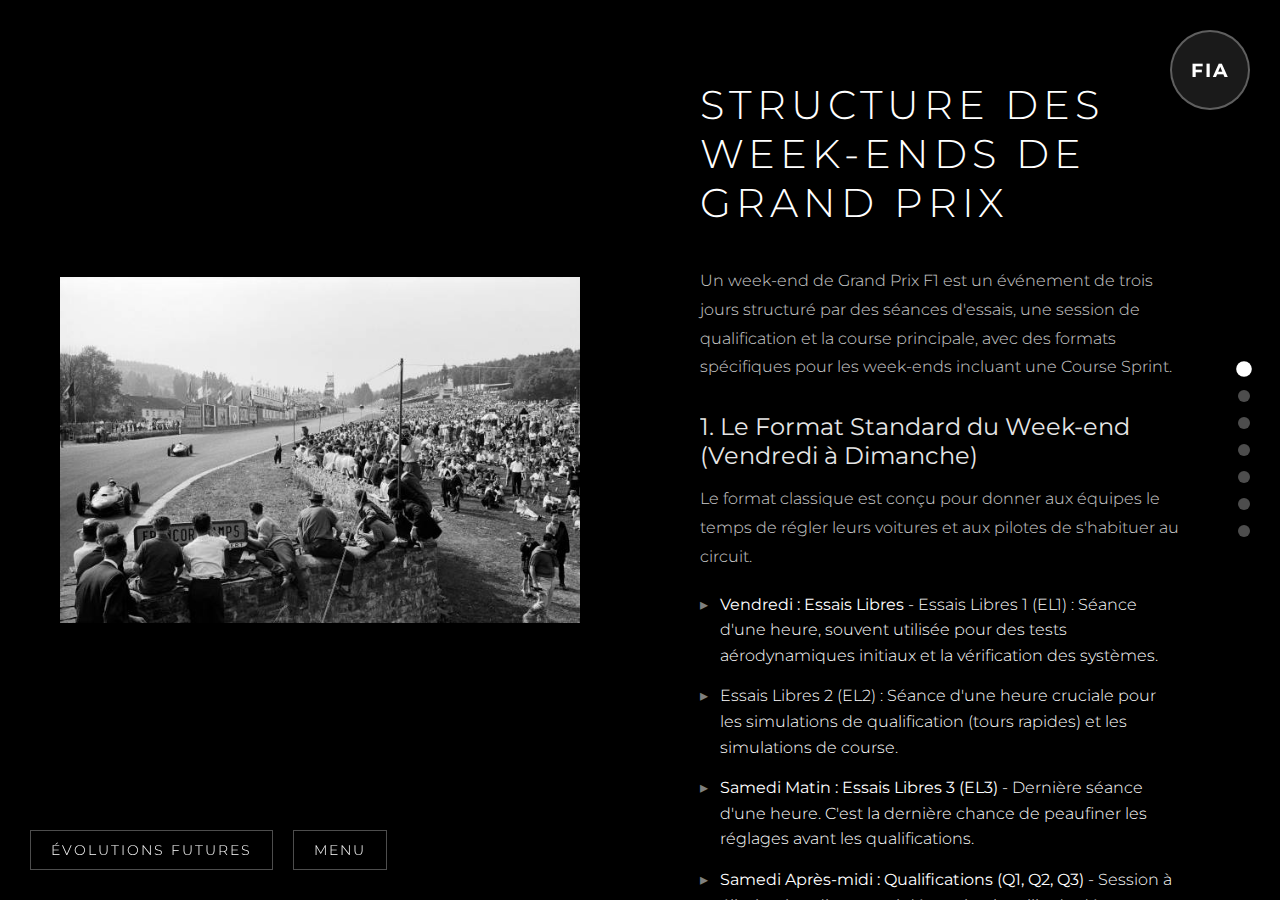
<file: Les règles.html>
<!DOCTYPE html>
<html lang="fr">
<head>
    <meta charset="UTF-8">
    <meta name="viewport" content="width=device-width, initial-scale=1.0">
    <title>Les règles essentielles de la Formule 1</title>
    <link rel="preconnect" href="https://fonts.googleapis.com">
    <link rel="preconnect" href="https://fonts.gstatic.com" crossorigin>
    <link href="https://fonts.googleapis.com/css2?family=Montserrat:wght@100;300;400;700&display=swap" rel="stylesheet">
    
    <style>
        * {
            margin: 0;
            padding: 0;
            box-sizing: border-box;
        }

        body {
            font-family: 'Montserrat', sans-serif;
            background: #000;
            color: #fff;
            overflow-y: hidden;
            overflow-x: hidden;
        }

        /* En-tête avec logo FIA */
        .header {
            position: fixed;
            top: 30px;
            right: 30px;
            z-index: 1000;
        }

        .fia-logo {
            width: 80px;
            height: 80px;
            background: rgba(255, 255, 255, 0.1);
            border: 2px solid rgba(255, 255, 255, 0.3);
            border-radius: 50%;
            display: flex;
            align-items: center;
            justify-content: center;
            font-weight: 700;
            font-size: 1.2em;
            letter-spacing: 2px;
            text-decoration: none;
            color: #fff;
            transition: all 0.4s ease;
            backdrop-filter: blur(10px);
        }

        .fia-logo:hover {
            background: rgba(255, 255, 255, 0.2);
            border-color: #fff;
            transform: scale(1.1) rotate(5deg);
            box-shadow: 0 0 30px rgba(255, 255, 255, 0.3);
        }

        /* Titre principal avec animation */
        .main-title {
            position: fixed;
            top: 50%;
            left: 50%;
            transform: translate(-50%, -50%);
            font-size: 4em;
            font-weight: 100;
            text-transform: uppercase;
            letter-spacing: 15px;
            text-align: center;
            z-index: 100;
            opacity: 0;
            transition: opacity 1s ease;
            pointer-events: none;
        }

        .main-title.visible {
            opacity: 1;
        }

        .main-title.hidden {
            opacity: 0;
        }

        /* Container horizontal */
        .horizontal-container {
            display: flex;
            height: 100vh;
            transition: transform 0.8s cubic-bezier(0.4, 0, 0.2, 1);
        }

        /* Section */
        .section {
            min-width: 100vw;
            height: 100vh;
            display: flex;
            align-items: center;
            position: relative;
        }

        /* Image à gauche */
        .section-image {
            width: 50%;
            height: 100vh;
            display: flex;
            align-items: center;
            justify-content: center;
            padding: 60px;
        }

        .section-image img {
            max-width: 100%;
            max-height: 100%;
            object-fit: contain;
            opacity: 0;
            transform: translateX(-50px);
            transition: all 0.8s ease;
        }

        .section.active .section-image img {
            opacity: 1;
            transform: translateX(0);
        }

        /* Contenu à droite */
        .section-content {
            width: 50%;
            padding: 80px 100px 80px 60px;
            overflow-y: auto;
            max-height: 100vh;
            position: relative;
        }

        .section-content::-webkit-scrollbar {
            width: 8px;
        }

        .section-content::-webkit-scrollbar-track {
            background: rgba(255, 255, 255, 0.05);
        }

        .section-content::-webkit-scrollbar-thumb {
            background: rgba(255, 255, 255, 0.2);
            border-radius: 4px;
        }

        .section-content::-webkit-scrollbar-thumb:hover {
            background: rgba(255, 255, 255, 0.3);
        }

        .section-content h2 {
            font-size: 2.5em;
            font-weight: 300;
            text-transform: uppercase;
            letter-spacing: 5px;
            margin-bottom: 40px;
            opacity: 0;
            transform: translateX(50px);
            transition: all 0.8s ease 0.2s;
        }

        .section.active .section-content h2 {
            opacity: 1;
            transform: translateX(0);
        }

        .section-content h3 {
            font-size: 1.5em;
            font-weight: 400;
            margin-top: 30px;
            margin-bottom: 15px;
            opacity: 0.9;
        }

        .section-content p {
            font-size: 1em;
            line-height: 1.8;
            margin-bottom: 20px;
            font-weight: 300;
            opacity: 0;
            transform: translateX(50px);
            transition: all 0.8s ease 0.4s;
        }

        .section.active .section-content p {
            opacity: 0.8;
            transform: translateX(0);
        }

        .section-content ul {
            list-style: none;
            margin: 20px 0;
            opacity: 0;
            transform: translateX(50px);
            transition: all 0.8s ease 0.6s;
        }

        .section.active .section-content ul {
            opacity: 1;
            transform: translateX(0);
        }

        .section-content li {
            margin-bottom: 15px;
            padding-left: 20px;
            position: relative;
            font-weight: 300;
            line-height: 1.6;
        }

        .section-content li::before {
            content: '▸';
            position: absolute;
            left: 0;
            color: rgba(255, 255, 255, 0.5);
        }

        .section-content strong {
            font-weight: 400;
            color: #fff;
        }

        /* Tables */
        table {
            width: 100%;
            margin: 30px 0;
            border-collapse: collapse;
        }

        table th,
        table td {
            padding: 15px;
            text-align: left;
            border-bottom: 1px solid rgba(255, 255, 255, 0.1);
        }

        table th {
            font-weight: 400;
            text-transform: uppercase;
            letter-spacing: 2px;
            font-size: 0.9em;
        }

        table td {
            font-weight: 300;
        }

        /* Navigation */
        .nav-dots {
            position: fixed;
            right: 30px;
            top: 50%;
            transform: translateY(-50%);
            z-index: 1000;
            display: flex;
            flex-direction: column;
            gap: 15px;
        }

        .nav-dot {
            width: 12px;
            height: 12px;
            border-radius: 50%;
            background: rgba(255, 255, 255, 0.3);
            cursor: pointer;
            transition: all 0.3s ease;
        }

        .nav-dot.active {
            background: #fff;
            transform: scale(1.3);
        }

        .nav-dot:hover {
            background: rgba(255, 255, 255, 0.6);
        }

        /* Instructions de navigation */
        .nav-instructions {
            position: fixed;
            bottom: 30px;
            left: 50%;
            transform: translateX(-50%);
            font-size: 0.9em;
            letter-spacing: 2px;
            text-transform: uppercase;
            opacity: 0.5;
            font-weight: 300;
        }

        /* Liens de navigation */
        .bottom-links {
            position: fixed;
            bottom: 30px;
            left: 30px;
            display: flex;
            gap: 20px;
            z-index: 1000;
        }

        .bottom-links a {
            color: #fff;
            text-decoration: none;
            padding: 10px 20px;
            border: 1px solid rgba(255, 255, 255, 0.3);
            font-size: 0.9em;
            text-transform: uppercase;
            letter-spacing: 2px;
            transition: all 0.3s ease;
            font-weight: 300;
        }

        .bottom-links a:hover {
            background: rgba(255, 255, 255, 0.1);
            border-color: #fff;
        }

        /* Responsive */
        @media (max-width: 1200px) {
            .section-image {
                padding: 40px;
            }

            .section-content {
                padding: 60px 60px 60px 40px;
            }

            .section-content h2 {
                font-size: 2em;
            }
        }

        @media (max-width: 1024px) {
            .section {
                flex-direction: column;
            }

            .section-image {
                width: 100%;
                height: 40vh;
                padding: 30px;
            }

            .section-content {
                width: 100%;
                height: 60vh;
                padding: 30px 40px;
            }

            .title-header {
                height: 80px;
            }

            .main-title {
                font-size: 2.5em;
                letter-spacing: 8px;
            }

            .section-content h2 {
                font-size: 1.8em;
                letter-spacing: 3px;
                margin-bottom: 25px;
            }

            .section-content h3 {
                font-size: 1.2em;
                margin-top: 20px;
            }

            .nav-instructions {
                font-size: 0.75em;
                bottom: 20px;
            }

            .bottom-links {
                bottom: 20px;
                left: 20px;
                gap: 15px;
            }

            .bottom-links a {
                padding: 8px 15px;
                font-size: 0.8em;
            }
        }
        @media (max-width: 768px) {
            .header {
                top: 20px;
                right: 20px;
            }

            .fia-logo {
                width: 60px;
                height: 60px;
                font-size: 1em;
            }

            .title-header {
                height: 60px;
            }

            .main-title {
                font-size: 1.5em;
                letter-spacing: 5px;
                padding: 0 20px;
            }

            .section-image {
                height: 35vh;
                padding: 20px;
            }

            .section-content {
                height: 65vh;
                padding: 25px 30px;
            }

            .section-content h2 {
                font-size: 1.5em;
                letter-spacing: 2px;
                margin-bottom: 20px;
            }

            .section-content h3 {
                font-size: 1.1em;
                margin-top: 15px;
                margin-bottom: 10px;
            }

            .section-content p,
            .section-content li {
                font-size: 0.9em;
                line-height: 1.6;
            }

            .section-content ul {
                margin: 15px 0;
            }

            .section-content li {
                margin-bottom: 10px;
            }

            table th,
            table td {
                padding: 10px 8px;
                font-size: 0.85em;
            }

            .nav-dots {
                right: 15px;
                gap: 10px;
            }

            .nav-dot {
                width: 10px;
                height: 10px;
            }

            .nav-instructions {
                display: none;
            }

            .bottom-links {
                flex-direction: column;
                gap: 10px;
                left: 15px;
                bottom: 15px;
            }

            .bottom-links a {
                padding: 8px 12px;
                font-size: 0.75em;
                text-align: center;
            }

        }
        @media (max-width: 480px) {
            .main-title {
                font-size: 1.5em;
                letter-spacing: 3px;
            }

            .section-image {
                height: 30vh;
                padding: 15px;
            }

            .section-content {
                height: 70vh;
                padding: 20px;
            }

            .section-content h2 {
                font-size: 1.3em;
                letter-spacing: 1px;
            }

            .section-content h3 {
                font-size: 1em;
            }

            .section-content p,
            .section-content li {
                font-size: 0.85em;
            }

            table {
                font-size: 0.8em;
            }

            table th,
            table td {
                padding: 8px 5px;
            }

            .fia-logo {
                width: 50px;
                height: 50px;
                font-size: 0.9em;
            }

            .bottom-links a {
                font-size: 0.7em;
                padding: 6px 10px;
            }
        }

        @media (max-height: 600px) and (max-width: 768px) {
            .section-image {
                height: 25vh;
            }

            .section-content {
                height: 75vh;
                padding: 15px 20px;
            }

            .section-content h2 {
                font-size: 1.2em;
                margin-bottom: 15px;
            }

            .section-content h3 {
                font-size: 0.95em;
                margin-top: 10px;
            }

            .section-content p,
            .section-content li {
                font-size: 0.8em;
                line-height: 1.5;
            }
        }
            @media (max-width: 800px) {
         body, html {
            overflow-y: auto !important;
            overflow-x: hidden !important;
            height: auto !important;
        }

        .horizontal-container {
            display: block !important;
            flex-direction: column !important;
            transform: none !important;
            overflow-x: hidden !important;
            overflow-y: auto !important;
            width: 100vw !important;
            min-width: 100vw !important;
            height: auto !important;
            min-height: 100vh !important;
        }

        .fia-logo {
            margin: 0 auto !important;
            position: static !important;
            left: auto !important;
            right: auto !important;
            top: auto !important;
            transform: none !important;
            display: flex;
            justify-content: center;
            align-items: center;
            text-align: center;
        }


        .section, .section-image, .section-content {
            width: 100% !important;
            height: auto !important;
            overflow: visible !important;
            position: static !important;
            display: block !important;
        }

        .section-image {
            padding: 4vw !important;
            text-align: center !important;
        }
        .section-image img {
            max-width: 100% !important;
            height: auto !important;
            opacity: 1 !important;
            transform: none !important;
        }

        .section-content h2,
        .section-content h3,
        .section-content p,
        .section-content ul,
        .section-content li {
            opacity: 1 !important;
            transform: none !important;
            transition: none !important;
        }

        .section-content {
            padding: 5vw 4vw !important;
            font-size: 0.95em !important;
            overflow-y: visible !important;
            max-height: unset !important;
            min-height: 0 !important;
        }

        .main-title {
            font-size: 1.2em !important;
            letter-spacing: 2px !important;
            padding: 0 10px !important;
            position: static !important;
            transform: none !important;
            margin-top: 12vw !important;
            text-align: center !important;
        }
        .header, .bottom-links, .nav-dots, .nav-instructions {
            position: static !important;
            transform: none !important;
            margin-bottom: 4vw !important;
            margin-top: 2vw !important;
        }
        .bottom-links {
            flex-direction: column !important;
            gap: 2vw !important;
            width: 100% !important;
            align-items: flex-start !important;
            padding-left: 4vw !important;
            margin-bottom: 6vw !important;
        }
        .nav-dots {
            flex-direction: row !important;
            width: 100% !important;
            justify-content: center !important;
            gap: 10px !important;
            margin-top: 3vw !important;
        }
        .nav-dot {
            width: 10px !important;
            height: 10px !important;
        }
        }

    @media (max-width: 500px) {
        .main-title {
            font-size: 1em !important;
        }
        .section-image img {
            max-height: 28vh;
        }
        .section-content {
            font-size: 0.85em !important;
        }
    }
    </style>
</head>
<body>

    <!-- En-tête avec titre -->
    <div class="title-header visible">
        <h1 class="main-title">Les règles essentielles de la Formule 1</h1>
    </div>

    <!-- Logo FIA -->
    <div class="header">
        <a href="https://www.fia.com" target="_blank" class="fia-logo">FIA</a>
    </div>

    <!-- Navigation par points -->
    <div class="nav-dots" id="navDots"></div>

    <!-- Liens de navigation -->
    <div class="bottom-links">
        <a href="Leurs évolutions dans le futur.html">Évolutions futures</a>
        <a href="index.html">Menu</a>
    </div>

    <!-- Container horizontal -->
    <div class="horizontal-container" id="container">
        
        <!-- Section 1 -->
        <section class="section active">
            <div class="section-image">
                <img src="img/GPdebelgique1962.jpeg" alt="Structure des week-ends">
            </div>
            <div class="section-content">
                <h2>Structure des week-ends de Grand Prix</h2>
                <p>Un week-end de Grand Prix F1 est un événement de trois jours structuré par des séances d'essais, une session de qualification et la course principale, avec des formats spécifiques pour les week-ends incluant une Course Sprint.</p>
                
                <h3>1. Le Format Standard du Week-end (Vendredi à Dimanche)</h3>
                <p>Le format classique est conçu pour donner aux équipes le temps de régler leurs voitures et aux pilotes de s'habituer au circuit.</p>
                <ul>
                    <li><strong>Vendredi : Essais Libres</strong> - Essais Libres 1 (EL1) : Séance d'une heure, souvent utilisée pour des tests aérodynamiques initiaux et la vérification des systèmes.</li>
                    <li>Essais Libres 2 (EL2) : Séance d'une heure cruciale pour les simulations de qualification (tours rapides) et les simulations de course.</li>
                    <li><strong>Samedi Matin : Essais Libres 3 (EL3)</strong> - Dernière séance d'une heure. C'est la dernière chance de peaufiner les réglages avant les qualifications.</li>
                    <li><strong>Samedi Après-midi : Qualifications (Q1, Q2, Q3)</strong> - Session à élimination directe qui détermine la grille de départ.</li>
                    <li><strong>Dimanche : La Course Principale</strong> - La course du Grand Prix.</li>
                </ul>

                <h3>2. Les Week-ends de Course Sprint (Format Spécifique)</h3>
                <ul>
                    <li><strong>Séance Qualificative Sprint</strong> - Une séance de qualification dédiée qui fixe la grille de départ de la Course Sprint.</li>
                    <li><strong>La Course Sprint (Samedi Matin)</strong> - Une course courte (environ 100 km, sans arrêt au stand obligatoire) qui attribue des points aux 8 premiers.</li>
                    <li><strong>Impact sur la Grille</strong> - Les résultats peuvent déterminer la grille de départ de la course principale.</li>
                </ul>
            </div>
        </section>

        <!-- Section 2 -->
        <section class="section">
            <div class="section-image">
                <img src="img/MonacoGP1985.jpeg" alt="Système de points">
            </div>
            <div class="section-content">
                <h2>Système de points et réglementations</h2>
                <p>Le système de points est l'élément central qui détermine le classement des Championnats du Monde Pilotes et Constructeurs.</p>

                <h3>1. Attribution des Points</h3>
                <table>
                    <thead>
                        <tr>
                            <th>Position</th>
                            <th>Points</th>
                        </tr>
                    </thead>
                    <tbody>
                        <tr><td>1er</td><td>25</td></tr>
                        <tr><td>2e</td><td>18</td></tr>
                        <tr><td>3e</td><td>15</td></tr>
                        <tr><td>4e</td><td>12</td></tr>
                        <tr><td>5e</td><td>10</td></tr>
                        <tr><td>6e</td><td>8</td></tr>
                        <tr><td>7e</td><td>6</td></tr>
                        <tr><td>8e</td><td>4</td></tr>
                        <tr><td>9e</td><td>2</td></tr>
                        <tr><td>10e</td><td>1</td></tr>
                    </tbody>
                </table>

                <h3>2. Évolution du Système (À partir de 2025)</h3>
                <ul>
                    <li><strong>Meilleur Tour</strong> - Le point bonus pour le meilleur tour en course a été supprimé à partir de 2025.</li>
                    <li><strong>Championnat Constructeurs</strong> - Le score total des deux voitures de chaque écurie est additionné.</li>
                </ul>

                <h3>3. Sanctions et Pénalités</h3>
                <ul>
                    <li><strong>Types d'Infractions</strong> - Faux départs, non-respect des limites, manœuvres dangereuses, arrêts non sécuritaires.</li>
                    <li><strong>Pénalités de Temps</strong> - Ajout de 5 ou 10 secondes au temps de course total.</li>
                    <li><strong>Autres Sanctions</strong> - Drive-Through, Stop-and-Go, voire Exclusion (Drapeau Noir).</li>
                </ul>
            </div>
        </section>

        <!-- Section 3 -->
        <section class="section">
            <div class="section-image">
                <img src="img/DépassementAlonsoButton.jpeg" alt="DRS">
            </div>
            <div class="section-content">
                <h2>Dépassement et DRS</h2>
                <p>Le DRS (Drag Reduction System) est l'outil principal conçu pour faciliter les dépassements, sous des conditions d'activation très strictes.</p>

                <h3>1. Fonctionnement et Règle d'Activation du DRS</h3>
                <p>Le DRS permet au pilote d'ouvrir une fente dans l'aileron arrière pour réduire la traînée aérodynamique.</p>
                <ul>
                    <li><strong>Zone d'Activation</strong> - Le DRS ne peut être activé que dans des zones spécifiques du circuit.</li>
                    <li><strong>Condition d'Écart</strong> - Le pilote doit se trouver à moins d'une seconde du pilote précédent au point de détection.</li>
                    <li><strong>Délai de Course</strong> - Le DRS n'est autorisé qu'après un nombre prédéfini de tours (souvent deux).</li>
                </ul>

                <h3>2. Rigidité des Ailerons</h3>
                <ul>
                    <li><strong>Lien avec le DRS</strong> - Un aileron illégalement flexible pourrait offrir un double avantage sans les contraintes de réglementation.</li>
                    <li><strong>Vérification Renforcée</strong> - La FIA applique des charges sur les ailerons pour s'assurer que la déformation reste dans les limites autorisées.</li>
                </ul>
            </div>
        </section>

        <!-- Section 4 -->
        <section class="section">
            <div class="section-image">
                <img src="img/limitedepiste.jpeg" alt="Limites de piste">
            </div>
            <div class="section-content">
                <h2>Surveillance et limites de la piste</h2>
                <p>Le respect des limites de la piste est surveillé électroniquement et est un facteur déterminant pour la validité d'un temps au tour.</p>

                <h3>1. Les Limites Officielles (Track Limits)</h3>
                <ul>
                    <li><strong>Règle de Base</strong> - Au moins une partie du pneu doit être en contact avec le vibreur ou la ligne blanche.</li>
                    <li><strong>Sanction</strong> - Dépasser les limites pour obtenir un avantage est strictement interdit et pénalisé.</li>
                    <li><strong>Surveillance</strong> - La FIA utilise des caméras haute fréquence et des capteurs pour détecter les infractions.</li>
                </ul>

                <h3>2. Le Rôle du Vibrogène et des Murs</h3>
                <ul>
                    <li><strong>Vibrogènes (Curbs)</strong> - Situés après la ligne blanche, ils dissuadent les pilotes de rouler trop large.</li>
                    <li><strong>Murs et Barrières</strong> - Sur les circuits urbains comme Monaco, les murs remplacent les lignes blanches comme facteur dissuasif.</li>
                </ul>
            </div>
        </section>

        <!-- Section 5 -->
        <section class="section">
            <div class="section-image">
                <img src="img/Monaco2024Perrezout.jpeg" alt="Sécurité">
            </div>
            <div class="section-content">
                <h2>Sécurité comportementale et mécanique</h2>
                <p>La sécurité est la priorité absolue en Formule 1, guidant à la fois les décisions des pilotes et les ajustements techniques.</p>

                <h3>1. Obligation de Retrait en Cas de Dommages</h3>
                <ul>
                    <li><strong>Critères de Danger</strong> - Dommages aérodynamiques ou structurels, aileron mal fixé, pneu crevé.</li>
                    <li><strong>Action du Pilote</strong> - Ordre direct via le drapeau noir et orange pour rentrer au stand.</li>
                </ul>

                <h3>2. Le Facteur Chaleur et l'Impact sur le Poids</h3>
                <ul>
                    <li><strong>Systèmes de Refroidissement</strong> - Par temps chaud, ajout d'ouvertures sur la carrosserie.</li>
                    <li><strong>Augmentation du Poids</strong> - L'ajout de systèmes de refroidissement augmente la masse totale du véhicule.</li>
                    <li><strong>Poids Minimal Réglementaire</strong> - La FIA fixe une limite que la voiture doit respecter.</li>
                </ul>
            </div>
        </section>

        <!-- Section 6 -->
        <section class="section">
            <div class="section-image">
                <img src="img/testabahrainalpine.jpeg" alt="Essais">
            </div>
            <div class="section-content">
                <h2>Essais, manœuvres et tests</h2>
                <p>La F1 impose des réglementations strictes concernant le développement et la vérification des voitures.</p>

                <h3>1. Restriction des Essais Annuels</h3>
                <ul>
                    <li><strong>Essais de Pré-saison</strong> - Limités à trois à six jours au total.</li>
                    <li><strong>Essais en Saison</strong> - Pratiquement interdits, sauf pour des événements spécifiques.</li>
                    <li><strong>Limitation des Kilomètres</strong> - Maximum 15 km pour les démonstrations, 100 km pour le tournage promotionnel.</li>
                </ul>

                <h3>2. Le Rôle des Simulateurs et des CFD</h3>
                <ul>
                    <li><strong>Simulateurs</strong> - Les pilotes passent un temps considérable dans des simulateurs ultra-sophistiqués.</li>
                    <li><strong>CFD et Soufflerie</strong> - Le développement aérodynamique est effectué via la Dynamique des Fluides Numérique.</li>
                </ul>

                <h3>3. Le Test de Flexibilité des Ailerons</h3>
                <ul>
                    <li><strong>L'Enjeu</strong> - Un aileron flexible est conçu pour se déformer sous la pression, ce qui est illégal.</li>
                    <li><strong>Le Test</strong> - La FIA effectue des tests de charge rigoureux avec des poids prédéfinis.</li>
                </ul>
            </div>
        </section>

        <!-- Section 7 -->
        <section class="section">
            <div class="section-image">
                <img src="img/pneumatique.jpeg" alt="Pneumatiques">
            </div>
            <div class="section-content">
                <h2>Les pneumatiques</h2>
                <p>La règle fondamentale impose une diversité de gommes utilisées par chaque pilote en condition de course sur piste sèche.</p>

                <h3>L'Obligation</h3>
                <p>Chaque pilote doit utiliser au moins deux composés de pneus secs différents durant la course (sauf si la pluie intervient).</p>

                <h3>Les Composés Fournis par Pirelli</h3>
                <table>
                    <thead>
                        <tr>
                            <th>Composé</th>
                            <th>Symbole</th>
                            <th>Caractéristiques</th>
                        </tr>
                    </thead>
                    <tbody>
                        <tr>
                            <td>Tendres (Soft)</td>
                            <td>🔴 Rouge</td>
                            <td>Meilleure adhérence, forte dégradation</td>
                        </tr>
                        <tr>
                            <td>Mediums</td>
                            <td>🟡 Jaune</td>
                            <td>Compromis entre vitesse et durabilité</td>
                        </tr>
                        <tr>
                            <td>Durs (Hard)</td>
                            <td>⚪ Blanc</td>
                            <td>Le plus durable, permet les plus longs relais</td>
                        </tr>
                    </tbody>
                </table>

                <h3>Stratégies d'Arrêt : Undercut et Overcut</h3>
                <ul>
                    <li><strong>L'Undercut</strong> - Entrer aux stands un tour plus tôt que l'adversaire pour profiter de pneus neufs.</li>
                    <li><strong>L'Overcut</strong> - Rester en piste plus longtemps pour creuser l'écart avec des tours constants et rapides.</li>
                </ul>
            </div>
        </section>

    </div>

    <script>
        const container = document.getElementById('container');
        const sections = document.querySelectorAll('.section');
        const titleHeader = document.querySelector('.title-header');
        const navDotsContainer = document.getElementById('navDots');
        
        let currentSection = 0;
        let isScrolling = false;


        // Mettre à jour la visibilité des flèches
        function updateArrowVisibility(content, arrow) {
            const isAtBottom = content.scrollHeight - content.scrollTop <= content.clientHeight + 50;
            const isAtTop = content.scrollTop < 50;
            
            if (isAtBottom) {
                arrow.classList.remove('down');
                arrow.classList.add('up');
                arrow.setAttribute('onclick', "scrollContent(this, 'up')");
            } else if (isAtTop) {
                arrow.classList.remove('up');
                arrow.classList.add('down');
                arrow.setAttribute('onclick', "scrollContent(this, 'down')");
            }
        }

        // Observer le scroll de chaque section
        sections.forEach(section => {
            const content = section.querySelector('.section-content');
            const arrow = section.querySelector('.scroll-arrow');
            
            if (content && arrow) {
                content.addEventListener('scroll', () => {
                    updateArrowVisibility(content, arrow);
                });
                
                // Initialiser la visibilité
                updateArrowVisibility(content, arrow);
            }
        });

        // Créer les points de navigation
        sections.forEach((_, index) => {
            const dot = document.createElement('div');
            dot.className = 'nav-dot';
            if (index === 0) dot.classList.add('active');
            dot.addEventListener('click', () => goToSection(index));
            navDotsContainer.appendChild(dot);
        });

        const navDots = document.querySelectorAll('.nav-dot');

        function goToSection(index) {
            if (window.innerWidth<=800) return;
            isScrolling = true;

            // titre caché après la première section
            if (index > 0) {
                titleHeader.classList.remove('visible');
                titleHeader.classList.add('hidden');
            } else {
                titleHeader.classList.remove('hidden');
                titleHeader.classList.add('visible');
            }

            currentSection = index;
            container.style.transform = `translateX(-${index * 100}vw)`;

            // Mise à jour sections
            sections.forEach((section, i) => {
                if (i === index) {
                    section.classList.add('active');
                    // Réinitialiser le scroll de la section
                    const content = section.querySelector('.section-content');
                    if (content) {
                        content.scrollTop = 0;
                        const arrow = section.querySelector('.scroll-arrow');
                        if (arrow) {
                            arrow.classList.remove('up');
                            arrow.classList.add('down');
                            arrow.setAttribute('onclick', "scrollContent(this, 'down')");
                        }
                    }
                } else {
                    section.classList.remove('active');
                }
            });

            // Mettre à jour les points de navigation
            navDots.forEach((dot, i) => {
                if (i === index) {
                    dot.classList.add('active');
                } else {
                    dot.classList.remove('active');
                }
            });

            setTimeout(() => {
                isScrolling = false;
            }, 800);
        }

        // Navigation avec la molette
        let scrollTimeout;
        window.addEventListener('wheel', (e) => {
            if (window.innerWidth <= 800) return;
            const section = sections[currentSection];
            const content = section.querySelector('.section-content');

            const atTop = content.scrollTop === 0;
            const atBottom = content.scrollTop + content.clientHeight >= content.scrollHeight - 15;

            // Scroll interne : si la section peut encore défiler, on laisse faire
            if ((e.deltaY > 0 && !atBottom) || (e.deltaY < 0 && !atTop)) {
                return; // laisse le scroll vertical interne agir
            }

            // Sinon : changer de section
            if (e.deltaY > 0 && currentSection < sections.length - 1) {
                goToSection(currentSection + 1);
            } else if (e.deltaY < 0 && currentSection > 0) {
                goToSection(currentSection - 1);
            }
        });


        // Navigation avec les flèches du clavier
        window.addEventListener('keydown', (e) => {
            if (window.innerWidth <= 800) return;
            if (e.key === 'ArrowRight' && currentSection < sections.length - 1) {
                goToSection(currentSection + 1);
            } else if (e.key === 'ArrowLeft' && currentSection > 0) {
                goToSection(currentSection - 1);
            }
        });

        // Touch support pour mobile
        let touchStartX = 0;
        let touchEndX = 0;

        window.addEventListener('touchstart', (e) => {
            touchStartX = e.changedTouches[0].screenX;
        });

        window.addEventListener('touchend', (e) => {
            if (window.innerWidth <= 800) return;
            touchEndX = e.changedTouches[0].screenX;
            handleSwipe();
        });

        function handleSwipe() {
            if (touchStartX - touchEndX > 50 && currentSection < sections.length - 1) {
                goToSection(currentSection + 1);
            } else if (touchEndX - touchStartX > 50 && currentSection > 0) {
                goToSection(currentSection - 1);
            }
        }
    </script>
</body>
</html>
</file>
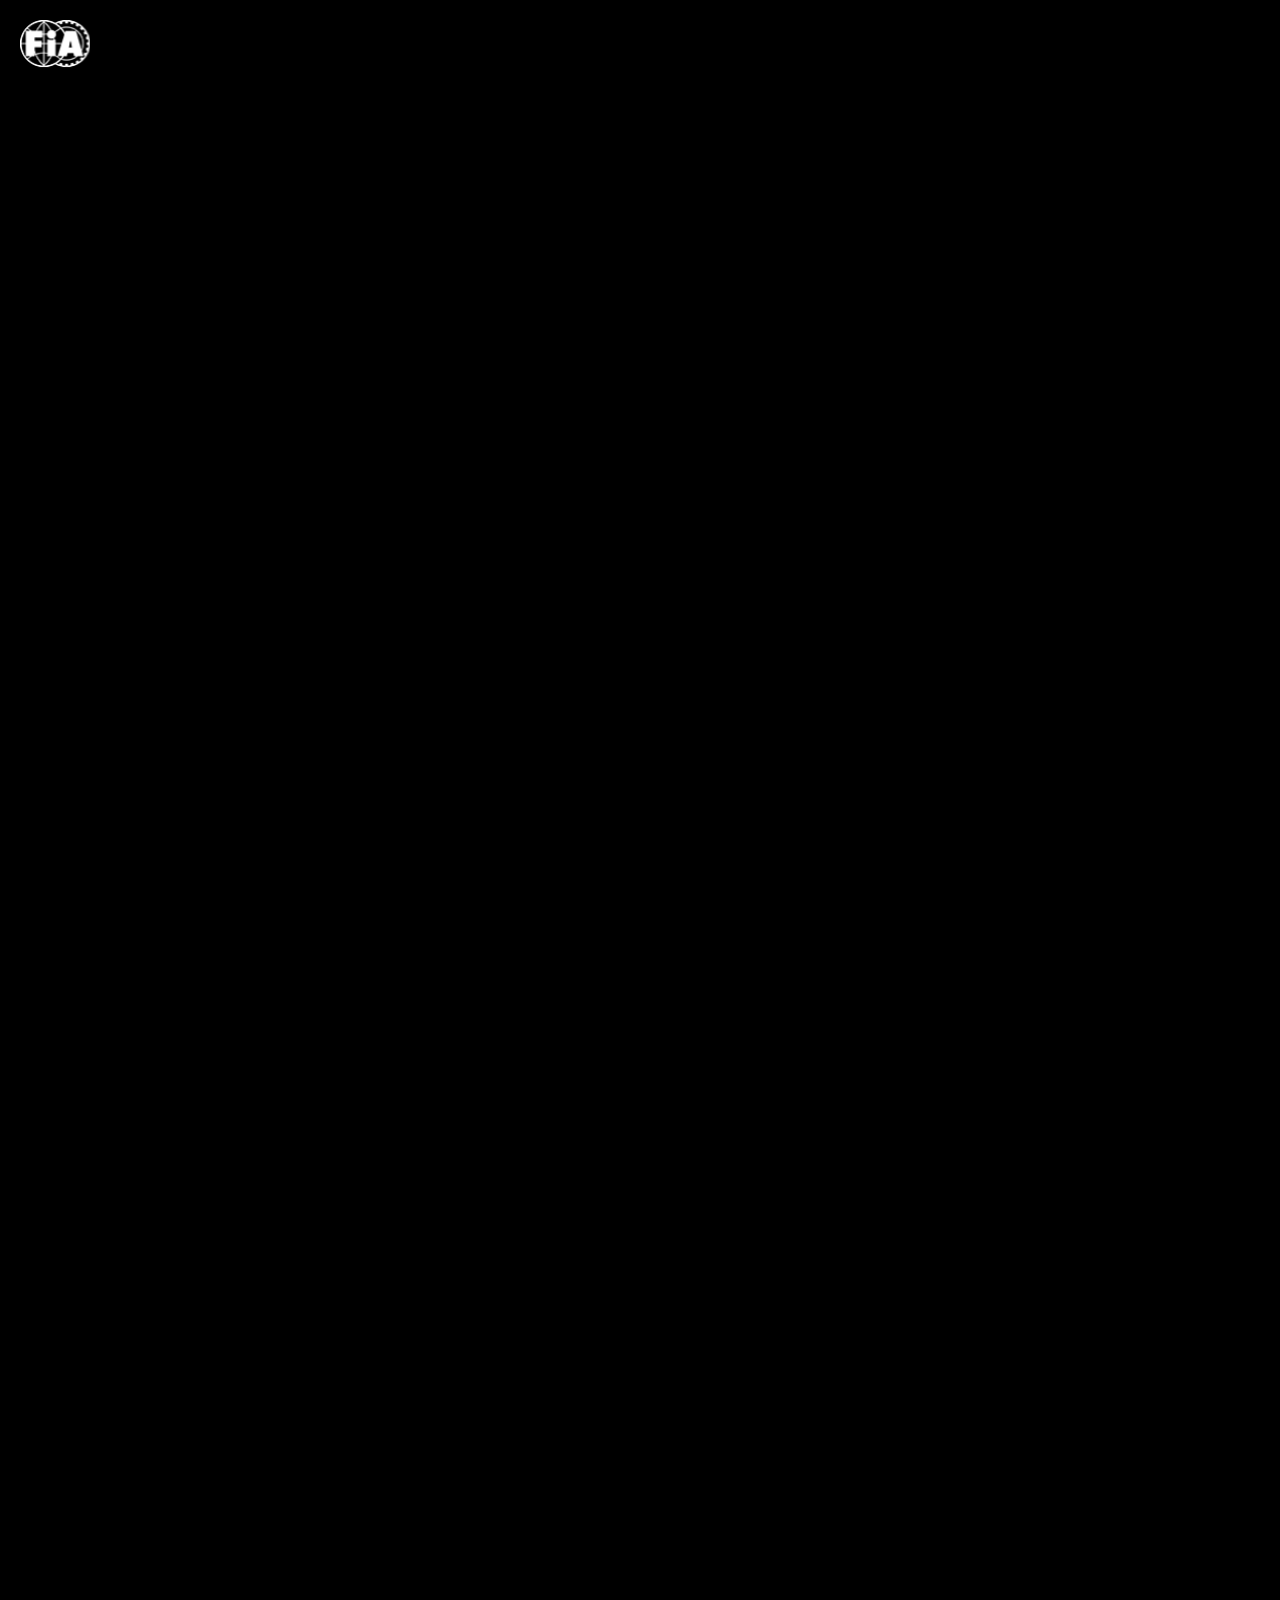
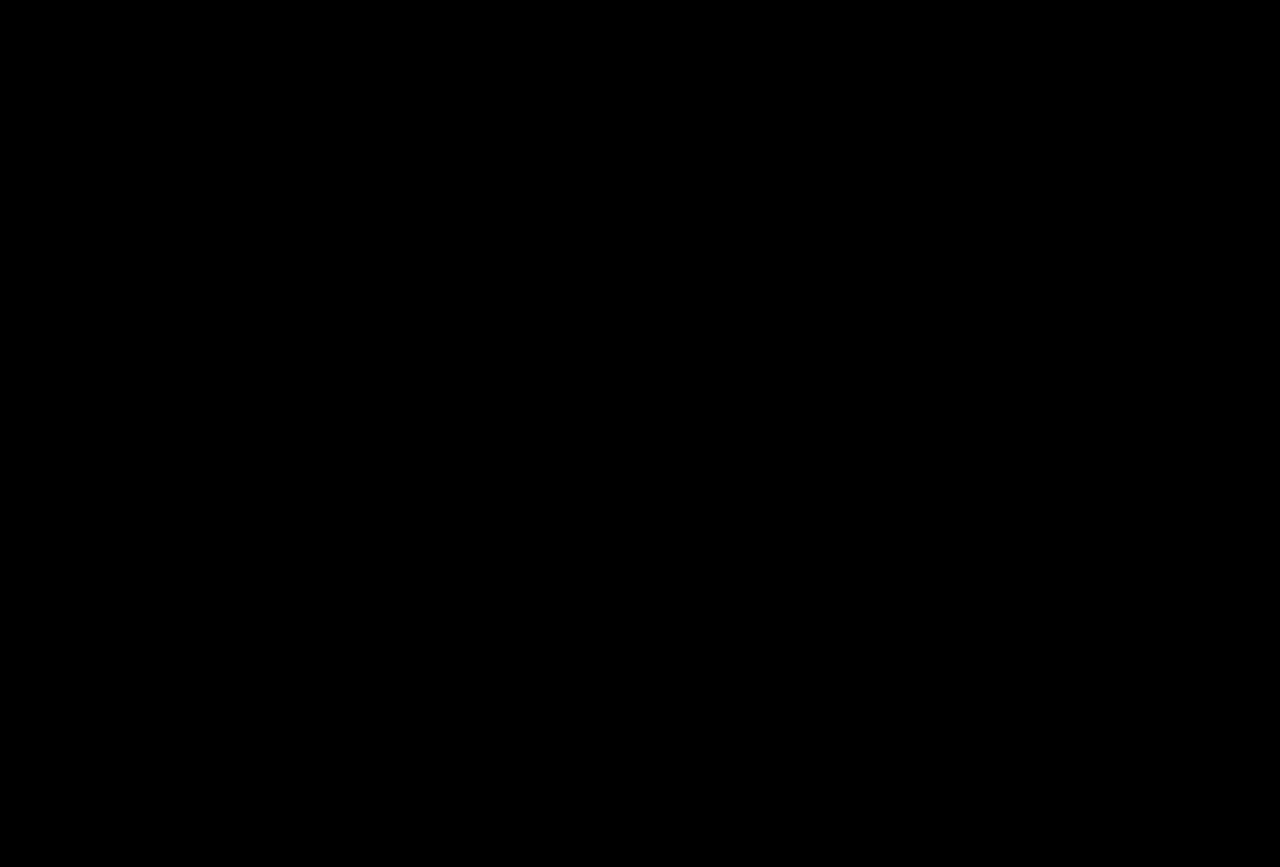
<file: Leurs évolutions dans le futur.html>
<!DOCTYPE html>
<html lang="fr">
<head>
    <meta charset="utf-8">
    <title>Welcome To Formula One</title>
    <link rel="preconnect" href="https://fonts.googleapis.com">
    <link rel="preconnect" href="https://fonts.gstatic.com" crossorigin>
    <link href="https://fonts.googleapis.com/css2?family=Inter:wght@300;500;700&display=swap" rel="stylesheet">
    <style>
        /* Variables CSS */
        :root {
            --color-primary: #00e0ff; /* Cyan/Bleu électrique */
            --color-secondary: #00bfff; 
            --color-text: #e5e5e5;
            --color-background: #000;
            --color-dark-surface: rgba(10, 10, 10, 0.95); /* Plus sombre pour la lisibilité sur vidéo */
            --color-border: #1a1a1a;
        }

        * { 
            margin: 0; 
            padding: 0; 
            box-sizing: border-box; 
        }

        body {
            font-family: "Inter", sans-serif;
            background: var(--color-background);
            color: var(--color-text);
            line-height: 1.7;
            padding: 0;
            position: relative;
            z-index: 1;
        }

        /* Structure de la page */
        header, main, footer, .back-to-top {
            max-width: 900px;
            margin-left: auto;
            margin-right: auto;
            opacity: 0;
            animation: fadeIn 1s ease forwards;
            background-color: var(--color-dark-surface); 
            padding: 20px 30px;
            border-radius: 5px;
            border: 1px solid var(--color-border);
            z-index: 2;
            position: relative;
        }
        
        /* Centrage des titres dans leurs conteneurs */
        header { 
            text-align: center; /* Centrage du h1 */
            animation-delay: 0.2s; 
            margin-bottom: 30px; 
            margin-top: 20px;
        }
        main { 
            animation-delay: 0.4s; 
            margin-top: 20px; 
            padding: 40px 30px;
        }
        main h2 {
            text-align: center; /* Centrage du h2 */
        }
        footer { 
            animation-delay: 0.6s; 
            margin-top: 30px;
            text-align: center;
        }

        /* Typographie */
        h1, h2, h3 { 
            color: var(--color-text); 
            margin-bottom: 8px; 
            letter-spacing: 1px; 
            text-transform: uppercase;
        }

        /* Liste des évolutions */
        ul { 
            list-style: none; 
            margin-top: 20px; 
            padding: 0;
        }
        
        ul li { 
            background: none; 
            padding: 25px 0; 
            border-bottom: 1px solid var(--color-border); 
            transition: background-color 0.3s ease, transform 0.3s ease; /* Ajout de transform */
            opacity: 0; /* Pour l'animation staggered */
            animation: slideIn 0.6s ease forwards;
        }
        
        /* NOUVEAU: Délai d'animation staggered pour chaque élément de liste */
        ul li:nth-child(1) { animation-delay: 0.8s; }
        ul li:nth-child(2) { animation-delay: 0.9s; }
        ul li:nth-child(3) { animation-delay: 1.0s; }
        ul li:nth-child(4) { animation-delay: 1.1s; }
        ul li:nth-child(5) { animation-delay: 1.2s; }
        ul li:nth-child(6) { animation-delay: 1.3s; }
        ul li:nth-child(7) { animation-delay: 1.4s; }
        ul li:nth-child(8) { animation-delay: 1.5s; }
        ul li:nth-child(9) { animation-delay: 1.6s; }
        ul li:nth-child(10) { animation-delay: 1.7s; }
        
        ul li:hover { 
            background-color: #0d0d0d; 
            opacity: 1; 
            transform: translateX(5px); /* Animation au survol */
        }

        h3 { 
            color: var(--color-primary); 
            margin-bottom: 8px; 
            font-size: 1.2rem; 
            font-weight: 500;
        }
        
        /* Sous-lignage animé professionnel */
        h1, h2 {
            position: relative;
            display: inline-block;
            padding-bottom: 10px;
            font-weight: 700;
        }
        
        h1::after, h2::after { 
            content: ""; 
            position: absolute; 
            bottom: 0; 
            left: 0; 
            /* Centrage de la ligne sous les titres centrés */
            left: 50%;
            transform: translateX(-50%);
            /* Fin du centrage */
            width: 0%; 
            height: 2px;
            background: var(--color-secondary); 
            animation: underline 1.2s ease forwards; 
        }
        
        /* Animations */
        @keyframes fadeIn {
            from { opacity: 0; transform: translateY(10px); }
            to { opacity: 1; transform: translateY(0); }
        }
        
        @keyframes underline {
            from { width: 0%; }
            to { width: 100%; }
        }

        /* NOUVEAU: Animation pour les éléments de liste */
        @keyframes slideIn {
            from { opacity: 0; transform: translateX(-20px); }
            to { opacity: 1; transform: translateX(0); }
        }

        /* Style du bouton de retour */
        .back-to-top {
            text-align: center;
            padding: 30px 0;
            margin-top: 40px;
            border-top: 1px solid var(--color-border);
        }

        .button-pro {
            display: inline-block;
            padding: 15px 35px;
            background: transparent;
            color: var(--color-primary);
            border: 1px solid var(--color-primary);
            border-radius: 4px;
            font-size: 1rem;
            text-decoration: none;
            text-transform: uppercase;
            letter-spacing: 2px;
            transition: all 0.4s ease;
            cursor: pointer;
        }

        .button-pro:hover {
            background: var(--color-primary);
            color: var(--color-background);
            transform: scale(1.02);
        }
            /* Logo FIA en haut à gauche */
        .fia-logo {
            position: fixed;
            top: 20px;
            left: 20px;
            width: 70px; /* Ajuste la taille du logo ici */
            z-index: 10;
            transition: transform 0.3s ease;
        }

        .fia-logo:hover {
            transform: scale(1.08);
        }
    </style>
</head>
<body>
    
   <a href="https://www.fia.com/F126" target="_blank">
    <img src="img/fia-footer-logo.jpeg"
         alt="FIA Logo" 
         class="fia-logo">
</a>

    <header>
        <h1>F1 2026 : Les évolutions</h1>
    </header>

    <main>
        <h2>Les principales modifications de la formule 1 pour la saison 2026</h2>
        <ul>
            <li>
                <h3>L'Unité de Puissance (Moteur) devient 50% Thermique / 50% Électrique</h3>
                <p>L'équilibre des performances est inversé : la puissance du Moteur à Combustion Interne (ICE) est réduite à environ 400 kW (540 ch), tandis que la puissance électrique du MGU-K est triplée pour atteindre 350 kW (470 ch), créant un véritable moteur hybride performant.</p>
            </li>

            <li>
                <h3>Suppression du MGU-H</h3>
                <p>Le Motor Generator Unit - Heat (MGU-H), l'élément le plus complexe et coûteux de l'hybride actuel (récupération d'énergie des gaz d'échappement), est supprimé. Ceci vise à simplifier la conception et à attirer de nouveaux motoristes.</p>
            </li>

            <li>
                <h3>Adoption d'un Carburant 100% Durable</h3>
                <p>La F1 passera à un carburant entièrement synthétique ou biocarburant. Ce changement majeur permet à la discipline d'atteindre la neutralité carbone d'ici 2030 et de se positionner comme un laboratoire pour l'avenir énergétique de l'automobile.</p>
            </li>

            <li>
                <h3>Les Monoplaces deviennent Plus Légères et Plus Compactes</h3>
                <p>L'objectif est de réduire le poids minimum d'environ 30 kg, visant 768 kg. L'empattement maximal est réduit de 3600 mm à 3400 mm et la largeur de 2000 mm à 1900 mm. Ces voitures, dites "agiles", sont conçues pour améliorer la maniabilité.</p>
            </li>

            <li>
                <h3>Introduction de l'Aérodynamique Active (Modes Z et X)</h3>
                <p>Les ailerons avant et arrière seront mobiles. Le "Mode Z" (appui maximal) sera utilisé dans les virages, tandis que le "Mode X" (traînée minimale) sera activé en ligne droite pour compenser la perte de puissance thermique et garantir des vitesses de pointe élevées.</p>
            </li>

            <li>
                <h3>Le DRS est Remplacé par l'« Override Mode » Électrique</h3>
                <p>Pour faciliter les dépassements, le DRS est remplacé par un système tactique : l'Override Mode. Lorsqu'il est proche d'un concurrent, le pilote bénéficie d'un surcroît d'énergie électrique (boost) temporaire, lui offrant une puissance supérieure pour attaquer.</p>
            </li>

            <li>
                <h3>Attirer de Nouveaux Constructeurs (Audi, Red Bull Powertrains)</h3>
                <p>La simplification du moteur (suppression du MGU-H) et la transition vers une technologie pertinente pour l'industrie ont été décisives pour l'arrivée d'Audi et la création de Red Bull Ford Powertrains, augmentant la concurrence parmi les motoristes.</p>
            </li>

            <li>
                <h3>Amélioration du Spectacle et de la Proximité en Piste</h3>
                <p>Les voitures plus compactes et l'aérodynamique simplifiée visent à réduire les turbulences (l'air sale) subies par la voiture suiveuse. Le but est de permettre aux pilotes de se suivre de plus près, rendant la course plus serrée et les dépassements moins risqués.</p>
            </li>

            <li>
                <h3>Une Gestion d'Énergie en Course plus Cruciale que Jamais</h3>
                <p>Avec le MGU-H supprimé, la recharge de la batterie dépendra presque entièrement de la récupération cinétique (freinage). Les pilotes devront gérer l'énergie électrique avec une précision chirurgicale pour ne pas manquer de puissance sur les longues lignes droites, ce qui pourrait bouleverser la stratégie de course.</p>
            </li>

            <li>
                <h3>Risque de Hiérarchisation Totale (Scénario 2014)</h3>
                <p>Tout changement de règlement moteur majeur induit un risque qu'un motoriste trouve une interprétation technique largement supérieure aux autres (comme Mercedes en 2014). Les équipes ayant le motoriste le plus performant prendront une avance considérable, bouleversant potentiellement la hiérarchie actuelle.</p>
            </li>
        </ul>

        <footer>
            <p>En conclusion, 2026 est ses nouvelles réglementations dans le monde de la formule 1,tente de concilier la haute technologie et la responsabilité environnementale. Fred Vasseur , team principal de ferrari à part ailleurs confier les difficultés techniques liés à ces changements : "Aujourd'hui, nous devons repartir de zéro sur tout : nouveaux pneus, nouveau carburant, nouveau moteur, nouveau châssis, nouvelles réglementations sportives – tout est nouveau. C'est assez difficile."</p>
        </footer>
    </main>
    
    <div class="back-to-top">
    <a href="#" class="button-pro" onclick="window.history.back(); return false;">
        &larr; Les règles
    </a>

    <a href="Les dates.html" class="button-pro" style="margin-left: 15px;">
        Les dates →
    </a>
</div>

</body>
</html>
</file>
